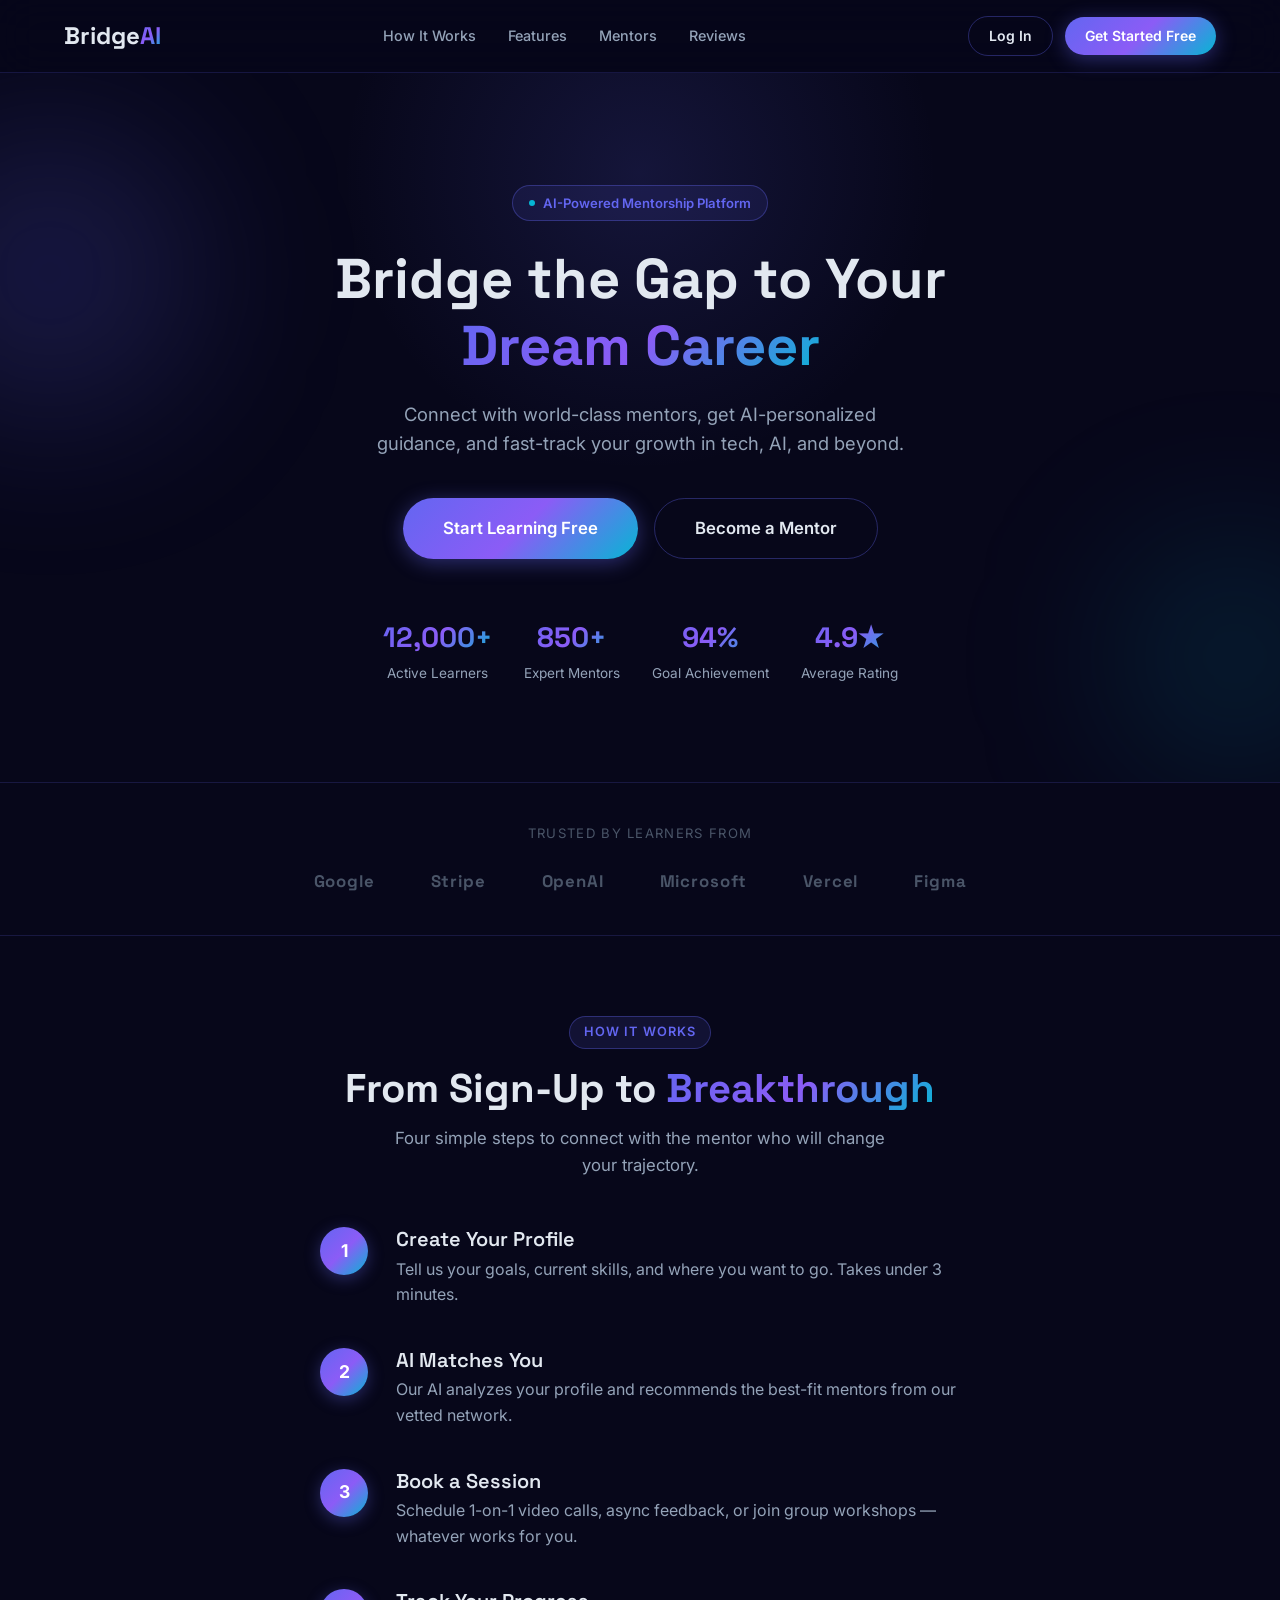
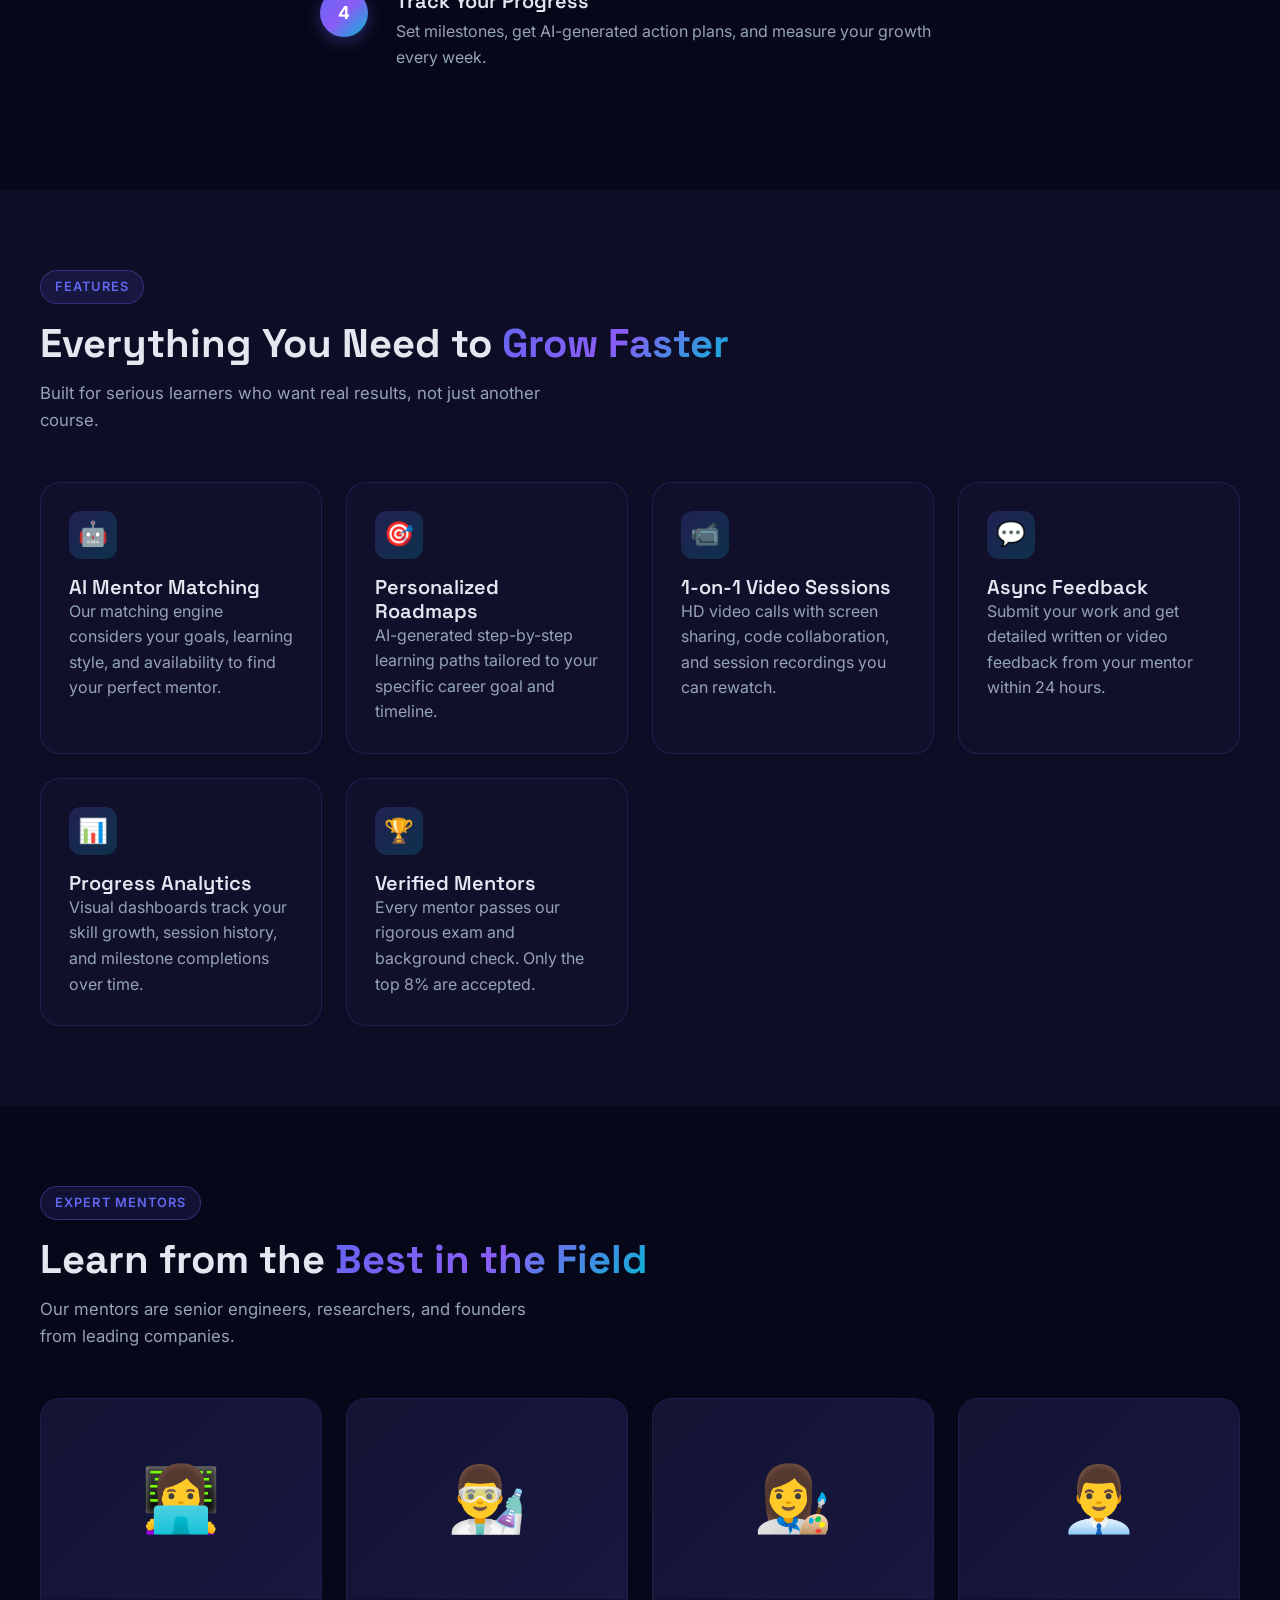
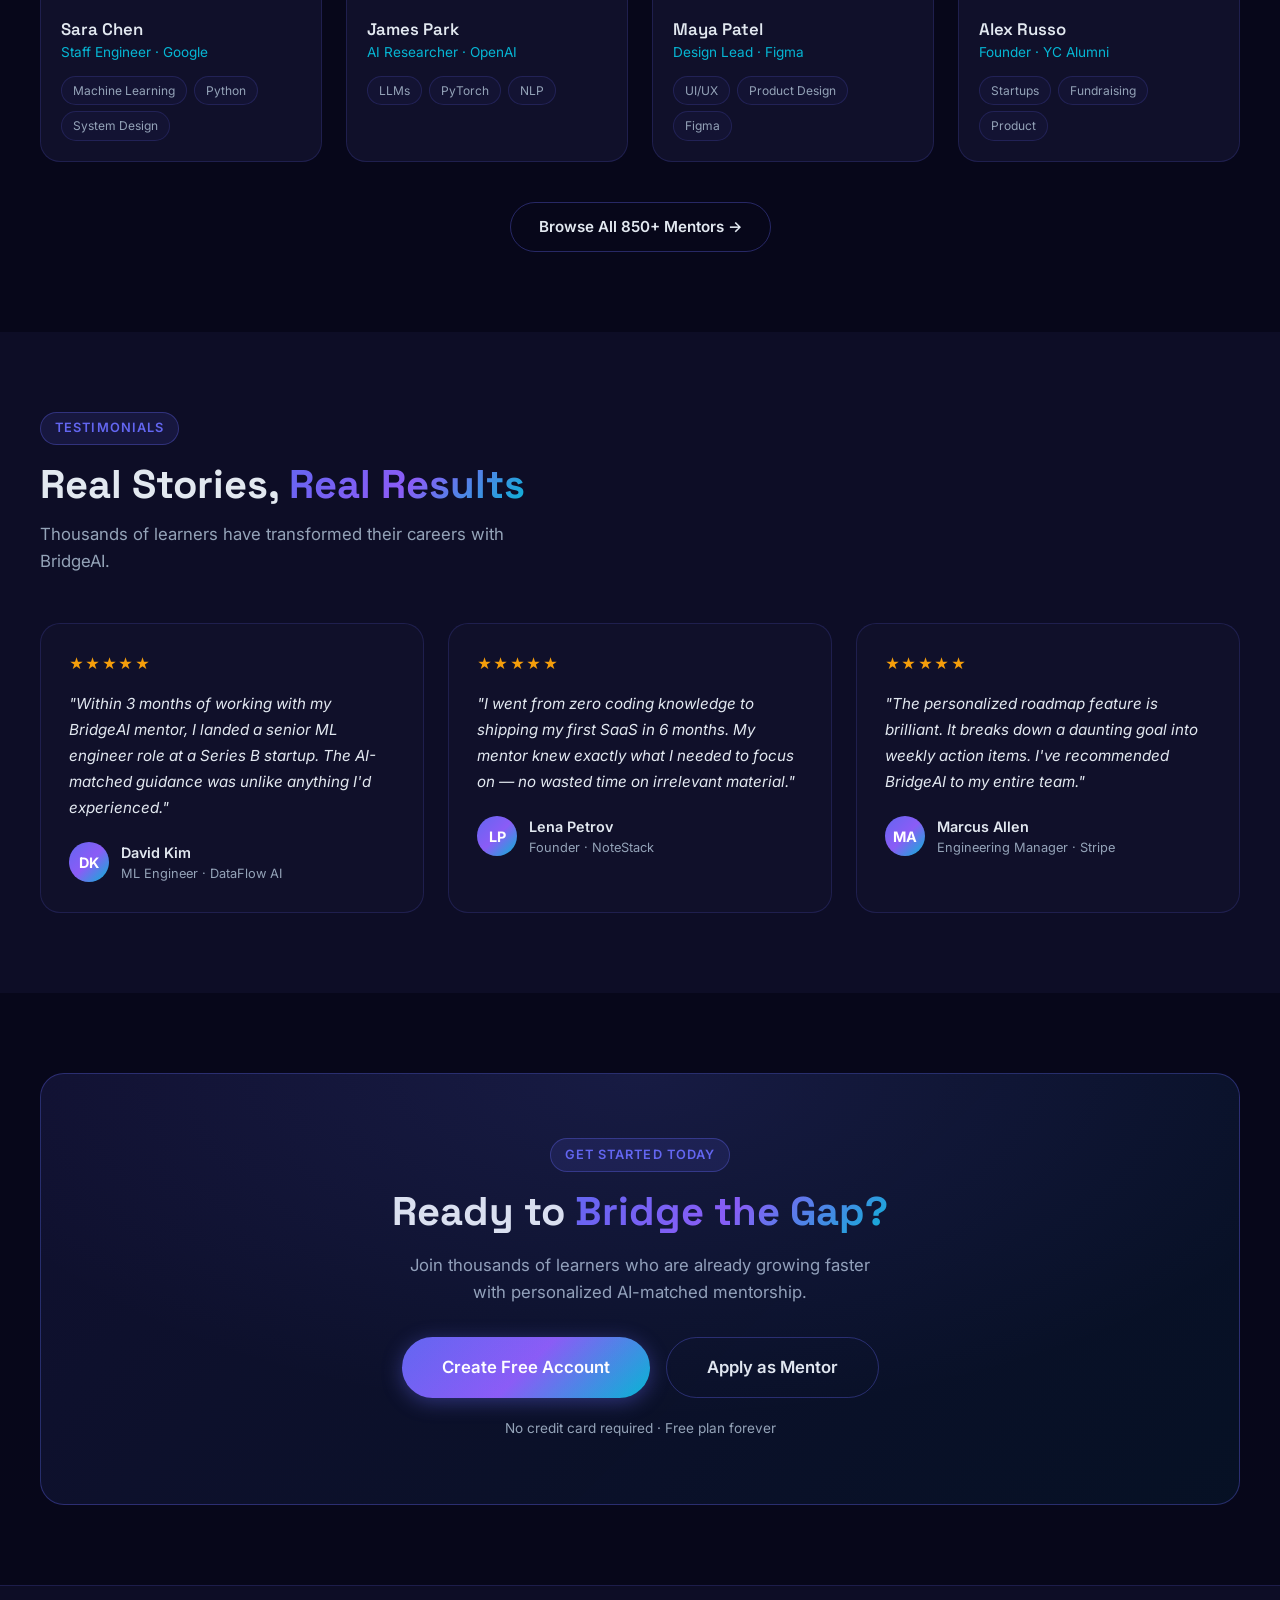
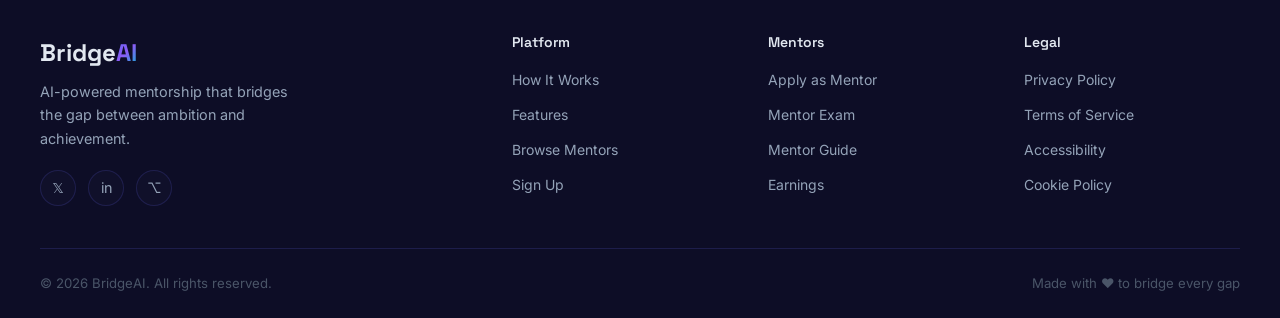
<file: index.html>
<!DOCTYPE html>
<html lang="en">
<head>
  <meta charset="UTF-8" />
  <meta name="viewport" content="width=device-width, initial-scale=1.0" />
  <title>BridgeAI — AI-Powered Mentorship</title>
  <meta name="description" content="BridgeAI connects ambitious learners with expert mentors through AI-powered matching. Bridge the gap between where you are and where you want to be." />
  <link rel="stylesheet" href="styles.css" />
  <style>
    /* Hero */
    .hero {
      position: relative; overflow: hidden;
      padding: 7rem 1.5rem 6rem; text-align: center;
    }
    .hero .orb { position: absolute; }
    .hero .orb-1 { width: 600px; height: 600px; top: -200px; left: 50%; transform: translateX(-50%); background: radial-gradient(circle, rgba(99,102,241,.15), transparent 70%); filter: none; }
    .hero .orb-2 { width: 300px; height: 300px; top: 50px; left: -100px; }
    .hero .orb-3 { width: 250px; height: 250px; bottom: 0; right: -80px; }
    .hero-badge { display: inline-flex; align-items: center; gap: .5rem; background: rgba(99,102,241,.1); border: 1px solid var(--border2); border-radius: 50px; padding: .4rem 1rem; font-size: .82rem; font-weight: 600; color: var(--indigo); margin-bottom: 1.5rem; }
    .hero-badge .dot { width: 6px; height: 6px; border-radius: 50%; background: var(--cyan); animation: pulse 2s infinite; }
    @keyframes pulse { 0%,100%{opacity:1;transform:scale(1)} 50%{opacity:.5;transform:scale(1.4)} }
    .hero h1 { max-width: 760px; margin: 0 auto 1.25rem; }
    .hero p { font-size: 1.15rem; max-width: 540px; margin: 0 auto 2.5rem; }
    .hero-cta { display: flex; flex-wrap: wrap; gap: 1rem; justify-content: center; margin-bottom: 3.5rem; }
    .hero-stats { display: flex; flex-wrap: wrap; gap: 2rem; justify-content: center; }
    .hero-stat strong { display: block; font-size: 1.75rem; font-weight: 700; font-family: 'Space Grotesk', sans-serif; background: var(--grad); -webkit-background-clip: text; -webkit-text-fill-color: transparent; background-clip: text; }
    .hero-stat span { font-size: .85rem; color: var(--muted); }

    /* Logos */
    .logos { padding: 2.5rem 1.5rem; border-top: 1px solid var(--border); border-bottom: 1px solid var(--border); }
    .logos p { font-size: .82rem; text-transform: uppercase; letter-spacing: .1em; color: var(--faint); text-align: center; margin-bottom: 1.5rem; }
    .logos-row { display: flex; flex-wrap: wrap; gap: 2rem 3.5rem; justify-content: center; align-items: center; }
    .logo-item { color: var(--faint); font-family: 'Space Grotesk', sans-serif; font-size: 1.05rem; font-weight: 700; letter-spacing: .05em; transition: color .2s; }
    .logo-item:hover { color: var(--muted); }

    /* How it works */
    .steps { counter-reset: step; }
    .step { display: flex; gap: 1.75rem; margin-bottom: 2.5rem; align-items: flex-start; }
    .step-num { counter-increment: step; min-width: 48px; height: 48px; border-radius: 50%; background: var(--grad); display: flex; align-items: center; justify-content: center; font-weight: 700; font-size: 1.1rem; color: #fff; box-shadow: 0 4px 16px rgba(99,102,241,.35); flex-shrink: 0; }
    .step-num::after { content: counter(step); }
    .step-body h3 { margin-bottom: .35rem; }

    /* Features grid */
    .feature-icon { font-size: 2rem; margin-bottom: 1rem; }

    /* Mentors */
    .mentor-card { background: var(--card); border: 1px solid var(--border); border-radius: var(--radius-lg); overflow: hidden; transition: all .25s; }
    .mentor-card:hover { border-color: var(--border2); box-shadow: var(--shadow); transform: translateY(-3px); }
    .mentor-img { height: 200px; background: linear-gradient(135deg, var(--bg3), var(--card2)); display: flex; align-items: center; justify-content: center; font-size: 4rem; }
    .mentor-info { padding: 1.25rem; }
    .mentor-info h3 { font-size: 1.05rem; margin-bottom: .2rem; }
    .mentor-info .role { font-size: .85rem; color: var(--cyan); margin-bottom: .75rem; }
    .mentor-tags { display: flex; flex-wrap: wrap; gap: .4rem; }
    .tag { background: var(--bg3); border: 1px solid var(--border); padding: .25rem .7rem; border-radius: 50px; font-size: .75rem; color: var(--muted); }

    /* Testimonials */
    .testimonial-card { background: var(--card); border: 1px solid var(--border); border-radius: var(--radius-lg); padding: 1.75rem; }
    .stars { color: #f59e0b; font-size: .9rem; margin-bottom: 1rem; letter-spacing: .1em; }
    .quote { color: var(--text); font-size: .95rem; line-height: 1.7; margin-bottom: 1.25rem; font-style: italic; }
    .reviewer { display: flex; align-items: center; gap: .75rem; }
    .reviewer-avatar { width: 40px; height: 40px; border-radius: 50%; background: var(--grad); display: flex; align-items: center; justify-content: center; font-weight: 700; color: #fff; font-size: .9rem; }
    .reviewer-name { font-size: .9rem; font-weight: 600; color: var(--text); }
    .reviewer-role { font-size: .8rem; color: var(--muted); }

    /* CTA section */
    .cta-section { text-align: center; }
    .cta-box { background: linear-gradient(135deg, rgba(99,102,241,.1), rgba(6,182,212,.06)); border: 1px solid var(--border2); border-radius: 24px; padding: 4rem 2rem; position: relative; overflow: hidden; }
    .cta-box::before { content: ''; position: absolute; inset: 0; background: radial-gradient(ellipse 60% 80% at 50% 0%, rgba(99,102,241,.12), transparent); pointer-events: none; }
  </style>
</head>
<body>
  <!-- Navigation -->
  <nav role="navigation" aria-label="Main navigation">
    <div class="nav-inner">
      <a href="index.html" class="nav-logo" aria-label="BridgeAI home">Bridge<span>AI</span></a>
      <ul class="nav-links" role="list">
        <li><a href="#how-it-works">How It Works</a></li>
        <li><a href="#features">Features</a></li>
        <li><a href="#mentors">Mentors</a></li>
        <li><a href="#testimonials">Reviews</a></li>
      </ul>
      <div class="nav-cta">
        <a href="signup.html" class="btn btn-outline btn-sm">Log In</a>
        <a href="signup.html" class="btn btn-primary btn-sm">Get Started Free</a>
      </div>
      <button class="hamburger" aria-label="Open menu" aria-expanded="false" aria-controls="mobile-menu" onclick="toggleMenu(this)">
        <span></span><span></span><span></span>
      </button>
    </div>
    <div id="mobile-menu" style="display:none; padding:.75rem 1.5rem 1rem; border-top:1px solid var(--border);">
      <ul style="list-style:none; display:flex; flex-direction:column; gap:.25rem; margin-bottom:1rem;">
        <li><a href="#how-it-works" style="display:block;padding:.6rem .75rem;border-radius:8px;text-decoration:none;color:var(--muted);font-size:.95rem;" onclick="toggleMenu(document.querySelector('.hamburger'))">How It Works</a></li>
        <li><a href="#features" style="display:block;padding:.6rem .75rem;border-radius:8px;text-decoration:none;color:var(--muted);font-size:.95rem;" onclick="toggleMenu(document.querySelector('.hamburger'))">Features</a></li>
        <li><a href="#mentors" style="display:block;padding:.6rem .75rem;border-radius:8px;text-decoration:none;color:var(--muted);font-size:.95rem;" onclick="toggleMenu(document.querySelector('.hamburger'))">Mentors</a></li>
      </ul>
      <div style="display:flex;flex-direction:column;gap:.5rem;">
        <a href="signup.html" class="btn btn-outline">Log In</a>
        <a href="signup.html" class="btn btn-primary">Get Started Free</a>
      </div>
    </div>
  </nav>

  <!-- Hero -->
  <header class="hero" role="banner">
    <div class="orb orb-1"></div>
    <div class="orb orb-purple orb-2"></div>
    <div class="orb orb-cyan orb-3"></div>
    <div style="position:relative;z-index:1;">
      <div class="hero-badge"><span class="dot"></span> AI-Powered Mentorship Platform</div>
      <h1>Bridge the Gap to Your <span class="gradient-text">Dream Career</span></h1>
      <p>Connect with world-class mentors, get AI-personalized guidance, and fast-track your growth in tech, AI, and beyond.</p>
      <div class="hero-cta">
        <a href="signup.html" class="btn btn-primary btn-lg">Start Learning Free</a>
        <a href="mentor-exam.html" class="btn btn-outline btn-lg">Become a Mentor</a>
      </div>
      <div class="hero-stats">
        <div class="hero-stat"><strong>12,000+</strong><span>Active Learners</span></div>
        <div class="hero-stat"><strong>850+</strong><span>Expert Mentors</span></div>
        <div class="hero-stat"><strong>94%</strong><span>Goal Achievement</span></div>
        <div class="hero-stat"><strong>4.9★</strong><span>Average Rating</span></div>
      </div>
    </div>
  </header>

  <!-- Trusted by -->
  <div class="logos">
    <p>Trusted by learners from</p>
    <div class="logos-row" aria-label="Companies learners have joined">
      <span class="logo-item">Google</span>
      <span class="logo-item">Stripe</span>
      <span class="logo-item">OpenAI</span>
      <span class="logo-item">Microsoft</span>
      <span class="logo-item">Vercel</span>
      <span class="logo-item">Figma</span>
    </div>
  </div>

  <!-- How it works -->
  <section id="how-it-works">
    <div class="container">
      <div class="text-center" style="margin-bottom:3rem;">
        <div class="section-label">How It Works</div>
        <h2 class="section-title">From Sign-Up to <span class="gradient-text">Breakthrough</span></h2>
        <p class="section-sub" style="margin:0 auto;">Four simple steps to connect with the mentor who will change your trajectory.</p>
      </div>
      <div style="max-width:640px; margin:0 auto;" class="steps">
        <div class="step">
          <div class="step-num"></div>
          <div class="step-body">
            <h3>Create Your Profile</h3>
            <p>Tell us your goals, current skills, and where you want to go. Takes under 3 minutes.</p>
          </div>
        </div>
        <div class="step">
          <div class="step-num"></div>
          <div class="step-body">
            <h3>AI Matches You</h3>
            <p>Our AI analyzes your profile and recommends the best-fit mentors from our vetted network.</p>
          </div>
        </div>
        <div class="step">
          <div class="step-num"></div>
          <div class="step-body">
            <h3>Book a Session</h3>
            <p>Schedule 1-on-1 video calls, async feedback, or join group workshops — whatever works for you.</p>
          </div>
        </div>
        <div class="step">
          <div class="step-num"></div>
          <div class="step-body">
            <h3>Track Your Progress</h3>
            <p>Set milestones, get AI-generated action plans, and measure your growth every week.</p>
          </div>
        </div>
      </div>
    </div>
  </section>

  <!-- Features -->
  <section id="features" style="background:var(--bg2);">
    <div class="container">
      <div class="section-label">Features</div>
      <h2 class="section-title">Everything You Need to <span class="gradient-text">Grow Faster</span></h2>
      <p class="section-sub">Built for serious learners who want real results, not just another course.</p>
      <div class="grid-3">
        <div class="card">
          <div class="card-icon">🤖</div>
          <h3>AI Mentor Matching</h3>
          <p>Our matching engine considers your goals, learning style, and availability to find your perfect mentor.</p>
        </div>
        <div class="card">
          <div class="card-icon">🎯</div>
          <h3>Personalized Roadmaps</h3>
          <p>AI-generated step-by-step learning paths tailored to your specific career goal and timeline.</p>
        </div>
        <div class="card">
          <div class="card-icon">📹</div>
          <h3>1-on-1 Video Sessions</h3>
          <p>HD video calls with screen sharing, code collaboration, and session recordings you can rewatch.</p>
        </div>
        <div class="card">
          <div class="card-icon">💬</div>
          <h3>Async Feedback</h3>
          <p>Submit your work and get detailed written or video feedback from your mentor within 24 hours.</p>
        </div>
        <div class="card">
          <div class="card-icon">📊</div>
          <h3>Progress Analytics</h3>
          <p>Visual dashboards track your skill growth, session history, and milestone completions over time.</p>
        </div>
        <div class="card">
          <div class="card-icon">🏆</div>
          <h3>Verified Mentors</h3>
          <p>Every mentor passes our rigorous exam and background check. Only the top 8% are accepted.</p>
        </div>
      </div>
    </div>
  </section>

  <!-- Featured Mentors -->
  <section id="mentors">
    <div class="container">
      <div class="section-label">Expert Mentors</div>
      <h2 class="section-title">Learn from the <span class="gradient-text">Best in the Field</span></h2>
      <p class="section-sub">Our mentors are senior engineers, researchers, and founders from leading companies.</p>
      <div class="grid-4" style="margin-bottom:2.5rem;">
        <div class="mentor-card">
          <div class="mentor-img">👩‍💻</div>
          <div class="mentor-info">
            <h3>Sara Chen</h3>
            <div class="role">Staff Engineer · Google</div>
            <div class="mentor-tags">
              <span class="tag">Machine Learning</span>
              <span class="tag">Python</span>
              <span class="tag">System Design</span>
            </div>
          </div>
        </div>
        <div class="mentor-card">
          <div class="mentor-img">👨‍🔬</div>
          <div class="mentor-info">
            <h3>James Park</h3>
            <div class="role">AI Researcher · OpenAI</div>
            <div class="mentor-tags">
              <span class="tag">LLMs</span>
              <span class="tag">PyTorch</span>
              <span class="tag">NLP</span>
            </div>
          </div>
        </div>
        <div class="mentor-card">
          <div class="mentor-img">👩‍🎨</div>
          <div class="mentor-info">
            <h3>Maya Patel</h3>
            <div class="role">Design Lead · Figma</div>
            <div class="mentor-tags">
              <span class="tag">UI/UX</span>
              <span class="tag">Product Design</span>
              <span class="tag">Figma</span>
            </div>
          </div>
        </div>
        <div class="mentor-card">
          <div class="mentor-img">👨‍💼</div>
          <div class="mentor-info">
            <h3>Alex Russo</h3>
            <div class="role">Founder · YC Alumni</div>
            <div class="mentor-tags">
              <span class="tag">Startups</span>
              <span class="tag">Fundraising</span>
              <span class="tag">Product</span>
            </div>
          </div>
        </div>
      </div>
      <div class="text-center">
        <a href="signup.html" class="btn btn-outline">Browse All 850+ Mentors &rarr;</a>
      </div>
    </div>
  </section>

  <!-- Testimonials -->
  <section id="testimonials" style="background:var(--bg2);">
    <div class="container">
      <div class="section-label">Testimonials</div>
      <h2 class="section-title">Real Stories, <span class="gradient-text">Real Results</span></h2>
      <p class="section-sub">Thousands of learners have transformed their careers with BridgeAI.</p>
      <div class="grid-3">
        <div class="testimonial-card">
          <div class="stars">★★★★★</div>
          <p class="quote">"Within 3 months of working with my BridgeAI mentor, I landed a senior ML engineer role at a Series B startup. The AI-matched guidance was unlike anything I'd experienced."</p>
          <div class="reviewer">
            <div class="reviewer-avatar">DK</div>
            <div>
              <div class="reviewer-name">David Kim</div>
              <div class="reviewer-role">ML Engineer · DataFlow AI</div>
            </div>
          </div>
        </div>
        <div class="testimonial-card">
          <div class="stars">★★★★★</div>
          <p class="quote">"I went from zero coding knowledge to shipping my first SaaS in 6 months. My mentor knew exactly what I needed to focus on — no wasted time on irrelevant material."</p>
          <div class="reviewer">
            <div class="reviewer-avatar">LP</div>
            <div>
              <div class="reviewer-name">Lena Petrov</div>
              <div class="reviewer-role">Founder · NoteStack</div>
            </div>
          </div>
        </div>
        <div class="testimonial-card">
          <div class="stars">★★★★★</div>
          <p class="quote">"The personalized roadmap feature is brilliant. It breaks down a daunting goal into weekly action items. I've recommended BridgeAI to my entire team."</p>
          <div class="reviewer">
            <div class="reviewer-avatar">MA</div>
            <div>
              <div class="reviewer-name">Marcus Allen</div>
              <div class="reviewer-role">Engineering Manager · Stripe</div>
            </div>
          </div>
        </div>
      </div>
    </div>
  </section>

  <!-- CTA -->
  <section class="cta-section">
    <div class="container">
      <div class="cta-box">
        <div class="section-label" style="margin-bottom:1rem;">Get Started Today</div>
        <h2 style="margin-bottom:1rem;">Ready to <span class="gradient-text">Bridge the Gap?</span></h2>
        <p style="max-width:460px;margin:0 auto 2rem;font-size:1.05rem;">Join thousands of learners who are already growing faster with personalized AI-matched mentorship.</p>
        <div style="display:flex;flex-wrap:wrap;gap:1rem;justify-content:center;">
          <a href="signup.html" class="btn btn-primary btn-lg">Create Free Account</a>
          <a href="mentor-exam.html" class="btn btn-outline btn-lg">Apply as Mentor</a>
        </div>
        <p style="margin-top:1.25rem;font-size:.85rem;">No credit card required &middot; Free plan forever</p>
      </div>
    </div>
  </section>

  <!-- Footer -->
  <footer role="contentinfo">
    <div class="footer-inner">
      <div class="footer-grid">
        <div class="footer-brand">
          <a href="index.html" class="nav-logo">Bridge<span>AI</span></a>
          <p>AI-powered mentorship that bridges the gap between ambition and achievement.</p>
          <div class="social-links" style="margin-top:1.25rem;">
            <a href="#" class="social-link" aria-label="Twitter">𝕏</a>
            <a href="#" class="social-link" aria-label="LinkedIn">in</a>
            <a href="#" class="social-link" aria-label="GitHub">⌥</a>
          </div>
        </div>
        <div class="footer-col">
          <h4>Platform</h4>
          <ul>
            <li><a href="#how-it-works">How It Works</a></li>
            <li><a href="#features">Features</a></li>
            <li><a href="#mentors">Browse Mentors</a></li>
            <li><a href="signup.html">Sign Up</a></li>
          </ul>
        </div>
        <div class="footer-col">
          <h4>Mentors</h4>
          <ul>
            <li><a href="mentor-exam.html">Apply as Mentor</a></li>
            <li><a href="mentor-exam.html">Mentor Exam</a></li>
            <li><a href="#">Mentor Guide</a></li>
            <li><a href="#">Earnings</a></li>
          </ul>
        </div>
        <div class="footer-col">
          <h4>Legal</h4>
          <ul>
            <li><a href="privacy.html">Privacy Policy</a></li>
            <li><a href="terms.html">Terms of Service</a></li>
            <li><a href="accessibility.html">Accessibility</a></li>
            <li><a href="#">Cookie Policy</a></li>
          </ul>
        </div>
      </div>
      <div class="footer-bottom">
        <p>&copy; 2026 BridgeAI. All rights reserved.</p>
        <p>Made with ♥ to bridge every gap</p>
      </div>
    </div>
  </footer>

  <script>
    function toggleMenu(btn) {
      const menu = document.getElementById('mobile-menu');
      const open = menu.style.display === 'block';
      menu.style.display = open ? 'none' : 'block';
      btn.setAttribute('aria-expanded', String(!open));
    }
    // Smooth section scroll for hash links
    document.querySelectorAll('a[href^="#"]').forEach(a => {
      a.addEventListener('click', e => {
        const id = a.getAttribute('href').slice(1);
        const el = document.getElementById(id);
        if (el) { e.preventDefault(); el.scrollIntoView({ behavior: 'smooth' }); }
      });
    });
  </script>
</body>
</html>
</file>
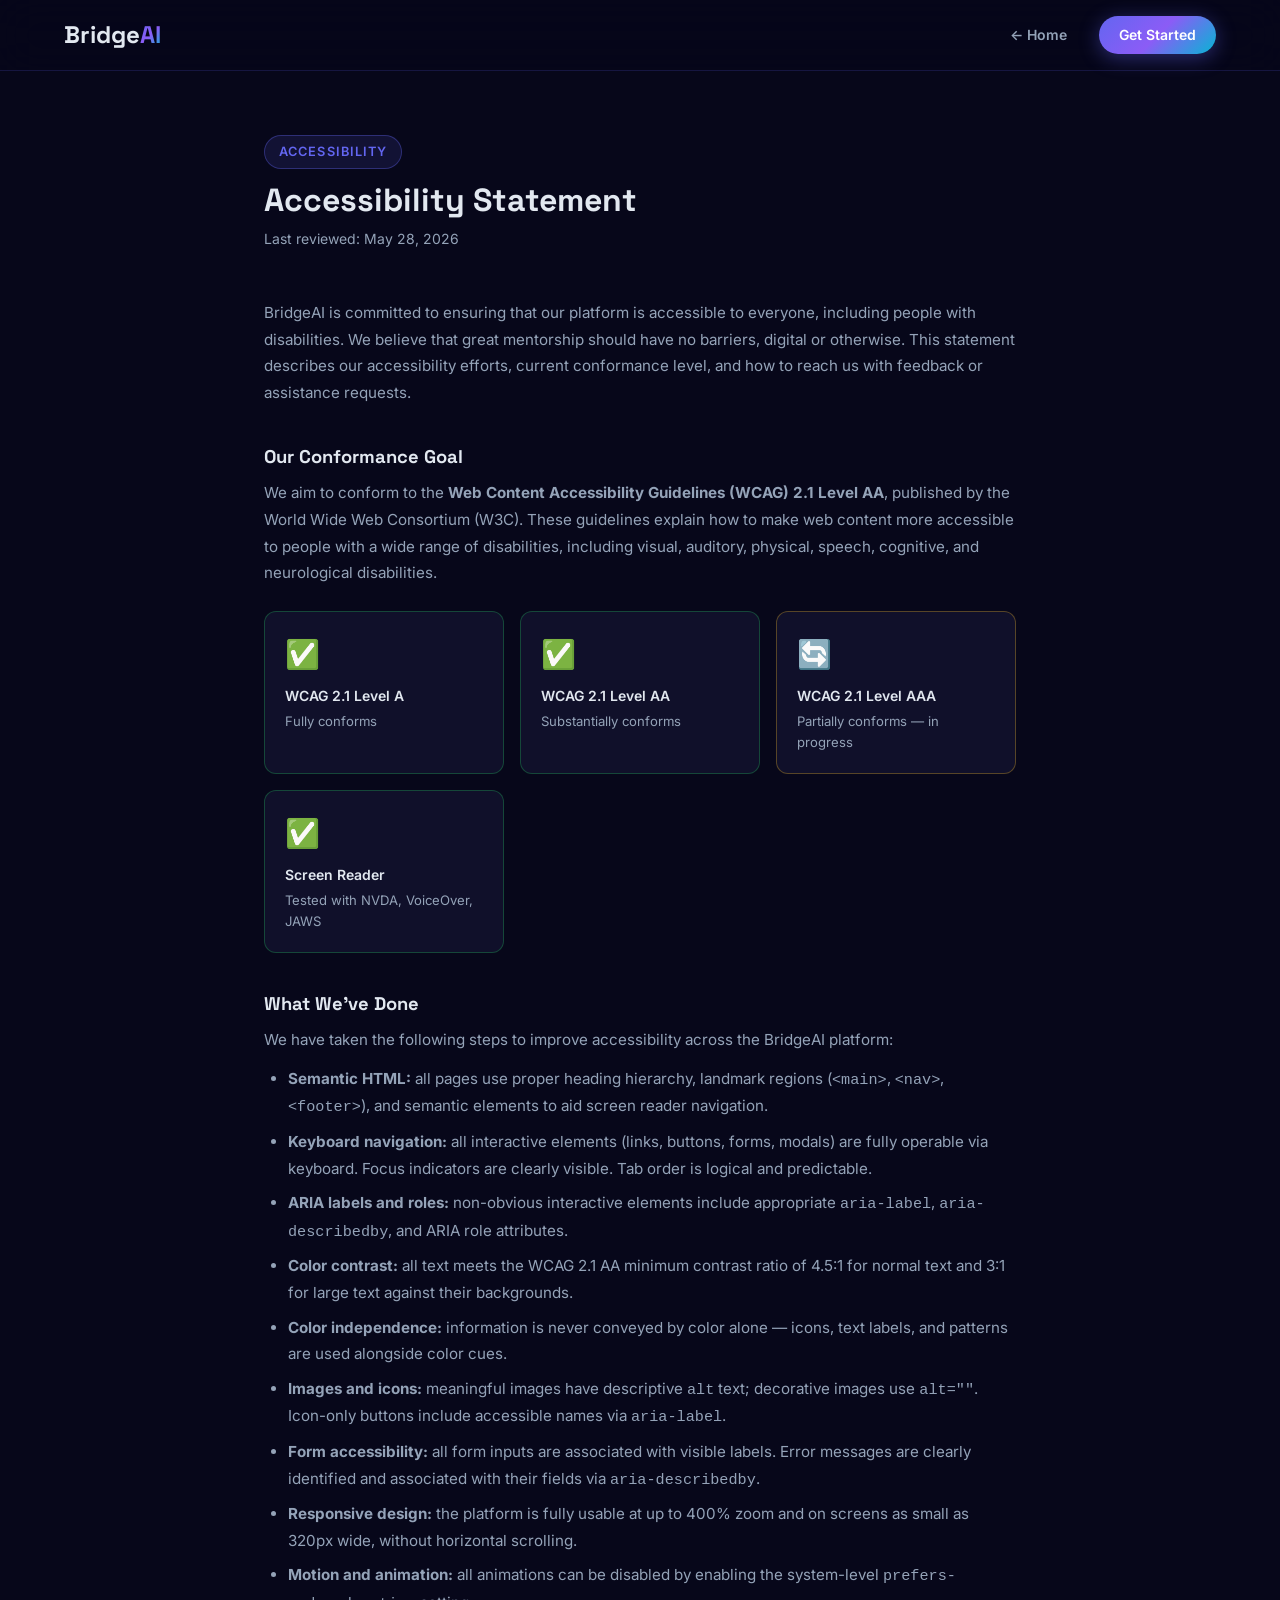
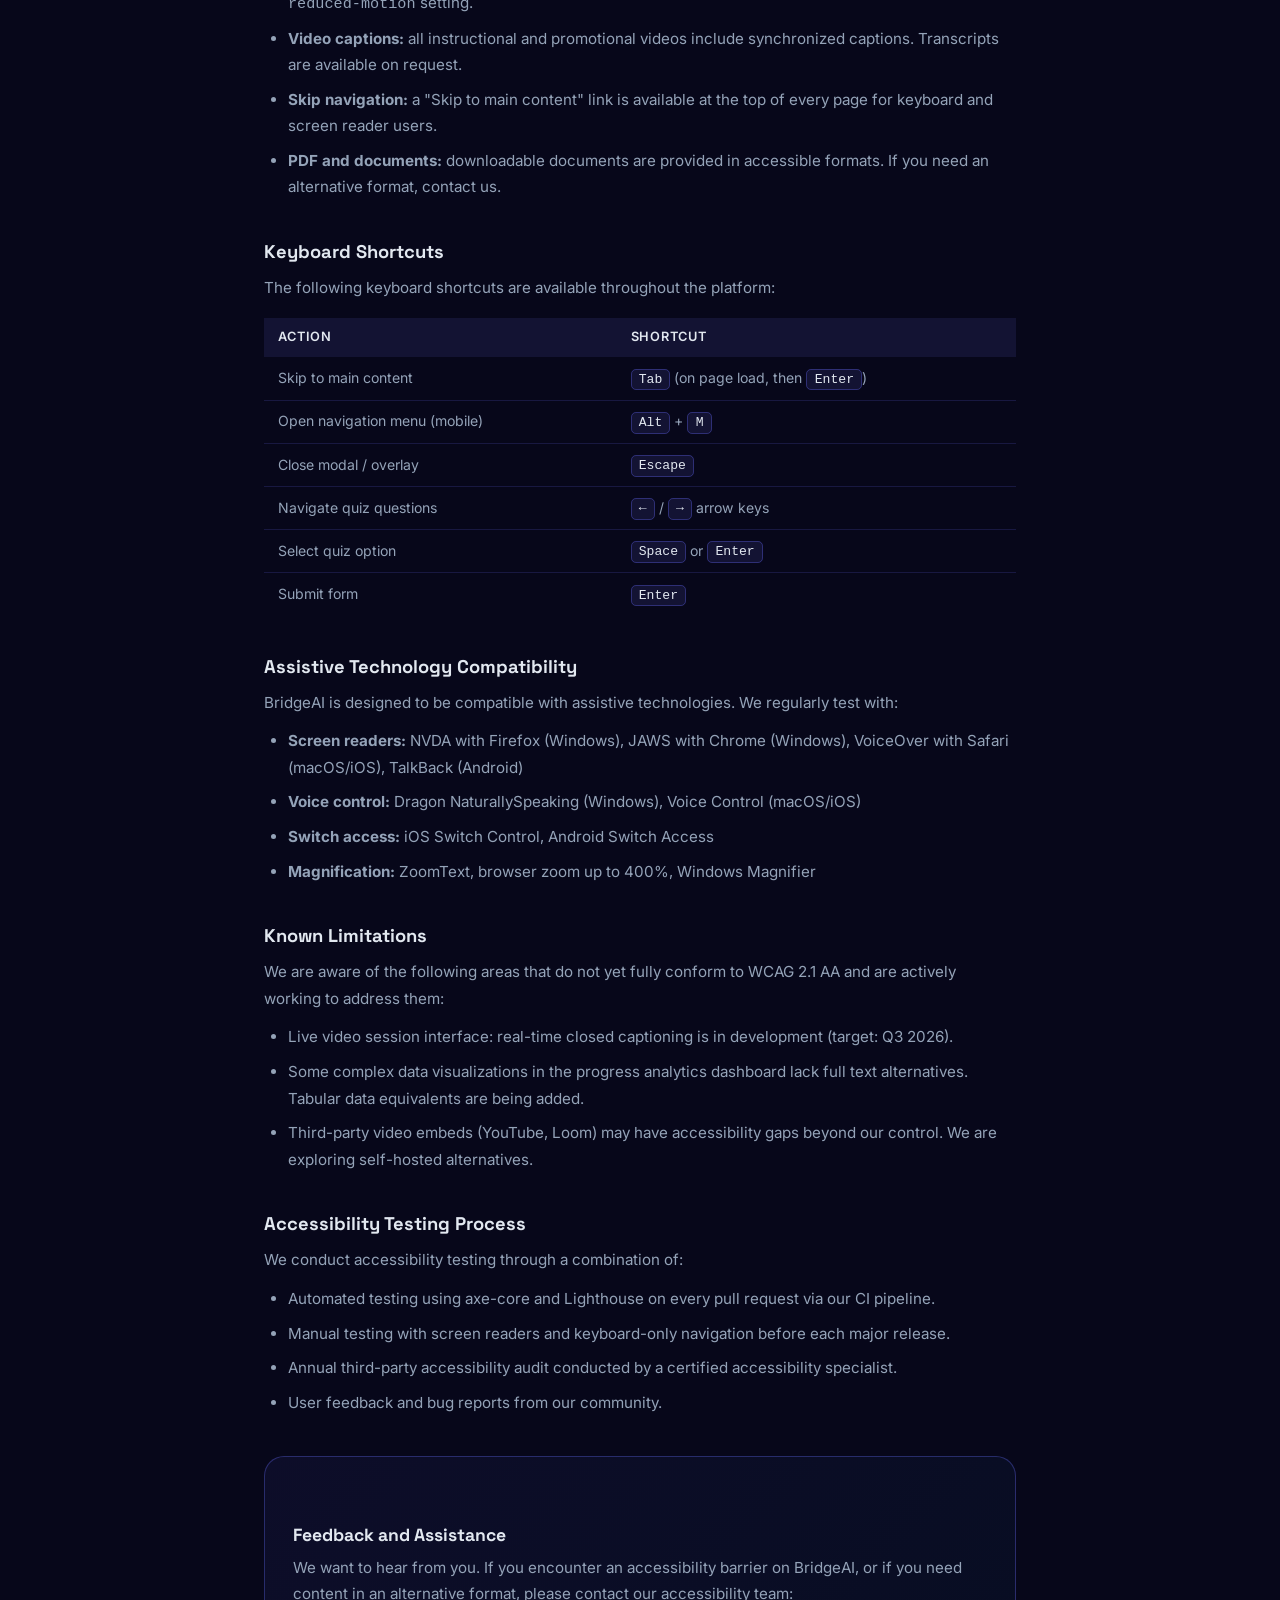
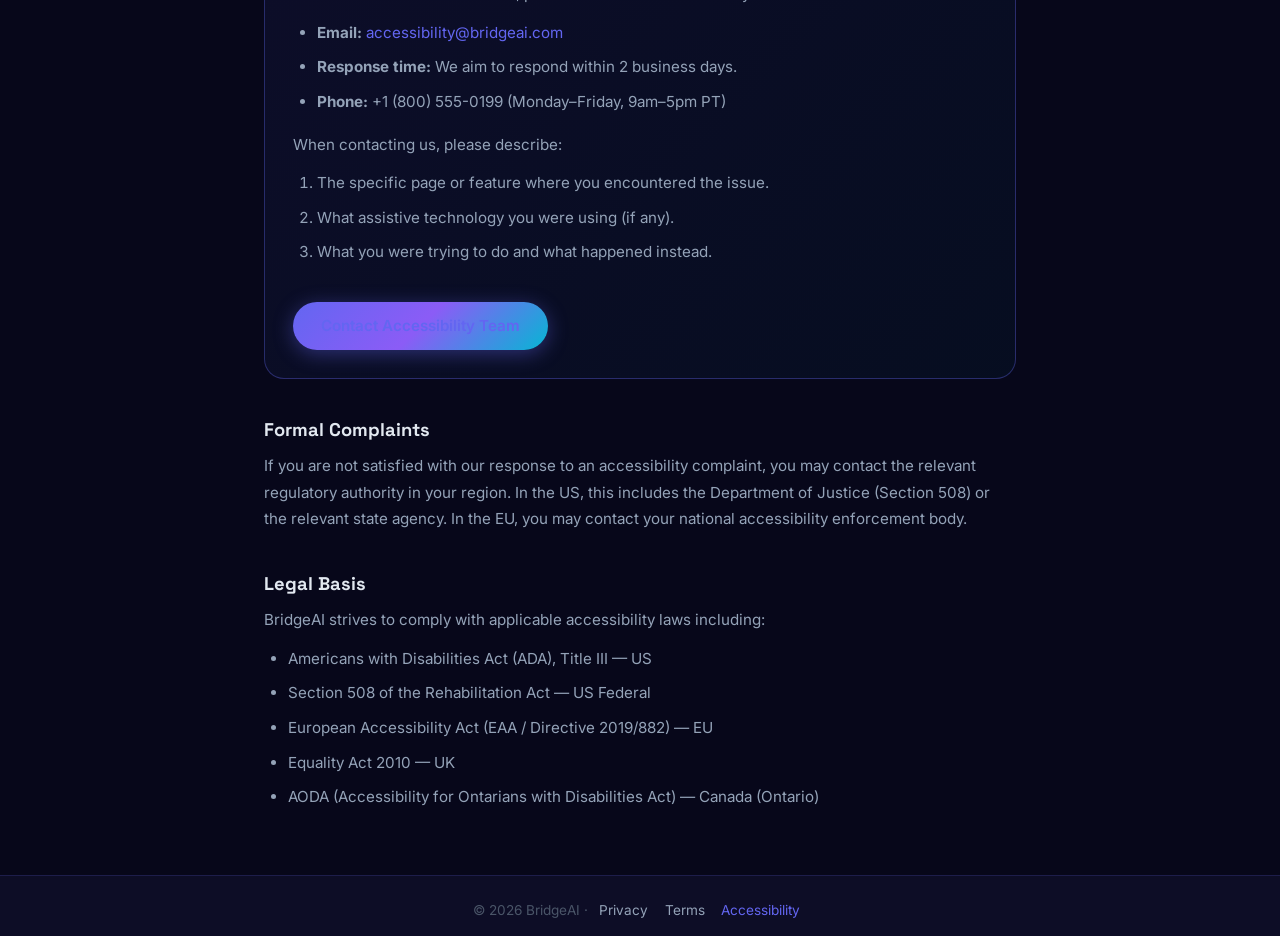
<file: accessibility.html>
<!DOCTYPE html>
<html lang="en">
<head>
  <meta charset="UTF-8" />
  <meta name="viewport" content="width=device-width, initial-scale=1.0" />
  <title>Accessibility Statement — BridgeAI</title>
  <meta name="description" content="BridgeAI's commitment to digital accessibility and WCAG 2.1 compliance." />
  <link rel="stylesheet" href="styles.css" />
  <style>
    .a11y-status-grid { display: grid; grid-template-columns: repeat(auto-fit, minmax(200px, 1fr)); gap: 1rem; margin: 1.5rem 0; }
    .a11y-status-item { background: var(--card); border: 1px solid var(--border); border-radius: var(--radius); padding: 1.25rem; }
    .a11y-status-item .status-icon { font-size: 1.75rem; margin-bottom: .5rem; }
    .a11y-status-item .status-label { font-size: .875rem; font-weight: 600; color: var(--text); margin-bottom: .25rem; }
    .a11y-status-item .status-value { font-size: .82rem; color: var(--muted); }
    .a11y-status-item.pass { border-color: rgba(34,197,94,.3); }
    .a11y-status-item.partial { border-color: rgba(251,191,36,.3); }
    .feedback-box { background: linear-gradient(135deg, rgba(99,102,241,.07), rgba(6,182,212,.04)); border: 1px solid var(--border2); border-radius: var(--radius-lg); padding: 1.75rem; margin-top: 2.5rem; }
    .feedback-box h2 { font-size: 1.1rem; margin-bottom: .5rem; color: var(--text); }
    .keyboard-table { width: 100%; border-collapse: collapse; margin: 1rem 0; font-size: .88rem; }
    .keyboard-table th { text-align: left; padding: .6rem .9rem; background: var(--bg3); color: var(--text); font-weight: 600; font-size: .8rem; text-transform: uppercase; letter-spacing: .06em; }
    .keyboard-table td { padding: .6rem .9rem; border-bottom: 1px solid var(--border); color: var(--muted); }
    .keyboard-table tr:last-child td { border-bottom: none; }
    kbd { background: var(--bg3); border: 1px solid var(--border2); border-radius: 5px; padding: .15rem .45rem; font-family: 'Courier New', monospace; font-size: .82rem; color: var(--text); }
  </style>
</head>
<body>
  <!-- Skip navigation link (accessibility best practice) -->
  <a href="#main-content" class="sr-only" style="position:fixed;top:1rem;left:1rem;z-index:9999;background:var(--indigo);color:#fff;padding:.75rem 1.25rem;border-radius:8px;text-decoration:none;font-weight:600;transform:translateY(-100px);transition:transform .2s;" onfocus="this.style.transform='translateY(0)'" onblur="this.style.transform='translateY(-100px)'">
    Skip to main content
  </a>

  <nav role="navigation" aria-label="Main navigation">
    <div class="nav-inner">
      <a href="index.html" class="nav-logo" aria-label="BridgeAI home">Bridge<span>AI</span></a>
      <div class="nav-cta">
        <a href="index.html" class="btn btn-ghost btn-sm">← Home</a>
        <a href="signup.html" class="btn btn-primary btn-sm">Get Started</a>
      </div>
    </div>
  </nav>

  <main role="main" id="main-content">
    <article class="legal-page">
      <div class="section-label" style="margin-bottom:.75rem;">Accessibility</div>
      <h1>Accessibility Statement</h1>
      <p class="meta">Last reviewed: May 28, 2026</p>

      <p>BridgeAI is committed to ensuring that our platform is accessible to everyone, including people with disabilities. We believe that great mentorship should have no barriers, digital or otherwise. This statement describes our accessibility efforts, current conformance level, and how to reach us with feedback or assistance requests.</p>

      <h2>Our Conformance Goal</h2>
      <p>We aim to conform to the <strong>Web Content Accessibility Guidelines (WCAG) 2.1 Level AA</strong>, published by the World Wide Web Consortium (W3C). These guidelines explain how to make web content more accessible to people with a wide range of disabilities, including visual, auditory, physical, speech, cognitive, and neurological disabilities.</p>

      <div class="a11y-status-grid" role="list" aria-label="Accessibility conformance status">
        <div class="a11y-status-item pass" role="listitem">
          <div class="status-icon">✅</div>
          <div class="status-label">WCAG 2.1 Level A</div>
          <div class="status-value">Fully conforms</div>
        </div>
        <div class="a11y-status-item pass" role="listitem">
          <div class="status-icon">✅</div>
          <div class="status-label">WCAG 2.1 Level AA</div>
          <div class="status-value">Substantially conforms</div>
        </div>
        <div class="a11y-status-item partial" role="listitem">
          <div class="status-icon">🔄</div>
          <div class="status-label">WCAG 2.1 Level AAA</div>
          <div class="status-value">Partially conforms — in progress</div>
        </div>
        <div class="a11y-status-item pass" role="listitem">
          <div class="status-icon">✅</div>
          <div class="status-label">Screen Reader</div>
          <div class="status-value">Tested with NVDA, VoiceOver, JAWS</div>
        </div>
      </div>

      <h2>What We've Done</h2>
      <p>We have taken the following steps to improve accessibility across the BridgeAI platform:</p>
      <ul>
        <li><strong>Semantic HTML:</strong> all pages use proper heading hierarchy, landmark regions (<code>&lt;main&gt;</code>, <code>&lt;nav&gt;</code>, <code>&lt;footer&gt;</code>), and semantic elements to aid screen reader navigation.</li>
        <li><strong>Keyboard navigation:</strong> all interactive elements (links, buttons, forms, modals) are fully operable via keyboard. Focus indicators are clearly visible. Tab order is logical and predictable.</li>
        <li><strong>ARIA labels and roles:</strong> non-obvious interactive elements include appropriate <code>aria-label</code>, <code>aria-describedby</code>, and ARIA role attributes.</li>
        <li><strong>Color contrast:</strong> all text meets the WCAG 2.1 AA minimum contrast ratio of 4.5:1 for normal text and 3:1 for large text against their backgrounds.</li>
        <li><strong>Color independence:</strong> information is never conveyed by color alone — icons, text labels, and patterns are used alongside color cues.</li>
        <li><strong>Images and icons:</strong> meaningful images have descriptive <code>alt</code> text; decorative images use <code>alt=""</code>. Icon-only buttons include accessible names via <code>aria-label</code>.</li>
        <li><strong>Form accessibility:</strong> all form inputs are associated with visible labels. Error messages are clearly identified and associated with their fields via <code>aria-describedby</code>.</li>
        <li><strong>Responsive design:</strong> the platform is fully usable at up to 400% zoom and on screens as small as 320px wide, without horizontal scrolling.</li>
        <li><strong>Motion and animation:</strong> all animations can be disabled by enabling the system-level <code>prefers-reduced-motion</code> setting.</li>
        <li><strong>Video captions:</strong> all instructional and promotional videos include synchronized captions. Transcripts are available on request.</li>
        <li><strong>Skip navigation:</strong> a "Skip to main content" link is available at the top of every page for keyboard and screen reader users.</li>
        <li><strong>PDF and documents:</strong> downloadable documents are provided in accessible formats. If you need an alternative format, contact us.</li>
      </ul>

      <h2>Keyboard Shortcuts</h2>
      <p>The following keyboard shortcuts are available throughout the platform:</p>
      <table class="keyboard-table" aria-label="Keyboard shortcuts">
        <thead>
          <tr><th scope="col">Action</th><th scope="col">Shortcut</th></tr>
        </thead>
        <tbody>
          <tr><td>Skip to main content</td><td><kbd>Tab</kbd> (on page load, then <kbd>Enter</kbd>)</td></tr>
          <tr><td>Open navigation menu (mobile)</td><td><kbd>Alt</kbd> + <kbd>M</kbd></td></tr>
          <tr><td>Close modal / overlay</td><td><kbd>Escape</kbd></td></tr>
          <tr><td>Navigate quiz questions</td><td><kbd>←</kbd> / <kbd>→</kbd> arrow keys</td></tr>
          <tr><td>Select quiz option</td><td><kbd>Space</kbd> or <kbd>Enter</kbd></td></tr>
          <tr><td>Submit form</td><td><kbd>Enter</kbd></td></tr>
        </tbody>
      </table>

      <h2>Assistive Technology Compatibility</h2>
      <p>BridgeAI is designed to be compatible with assistive technologies. We regularly test with:</p>
      <ul>
        <li><strong>Screen readers:</strong> NVDA with Firefox (Windows), JAWS with Chrome (Windows), VoiceOver with Safari (macOS/iOS), TalkBack (Android)</li>
        <li><strong>Voice control:</strong> Dragon NaturallySpeaking (Windows), Voice Control (macOS/iOS)</li>
        <li><strong>Switch access:</strong> iOS Switch Control, Android Switch Access</li>
        <li><strong>Magnification:</strong> ZoomText, browser zoom up to 400%, Windows Magnifier</li>
      </ul>

      <h2>Known Limitations</h2>
      <p>We are aware of the following areas that do not yet fully conform to WCAG 2.1 AA and are actively working to address them:</p>
      <ul>
        <li>Live video session interface: real-time closed captioning is in development (target: Q3 2026).</li>
        <li>Some complex data visualizations in the progress analytics dashboard lack full text alternatives. Tabular data equivalents are being added.</li>
        <li>Third-party video embeds (YouTube, Loom) may have accessibility gaps beyond our control. We are exploring self-hosted alternatives.</li>
      </ul>

      <h2>Accessibility Testing Process</h2>
      <p>We conduct accessibility testing through a combination of:</p>
      <ul>
        <li>Automated testing using axe-core and Lighthouse on every pull request via our CI pipeline.</li>
        <li>Manual testing with screen readers and keyboard-only navigation before each major release.</li>
        <li>Annual third-party accessibility audit conducted by a certified accessibility specialist.</li>
        <li>User feedback and bug reports from our community.</li>
      </ul>

      <div class="feedback-box">
        <h2>Feedback and Assistance</h2>
        <p>We want to hear from you. If you encounter an accessibility barrier on BridgeAI, or if you need content in an alternative format, please contact our accessibility team:</p>
        <ul>
          <li><strong>Email:</strong> <a href="mailto:accessibility@bridgeai.com">accessibility@bridgeai.com</a></li>
          <li><strong>Response time:</strong> We aim to respond within 2 business days.</li>
          <li><strong>Phone:</strong> +1 (800) 555-0199 (Monday–Friday, 9am–5pm PT)</li>
        </ul>
        <p style="margin-top:.75rem;">When contacting us, please describe:</p>
        <ol>
          <li>The specific page or feature where you encountered the issue.</li>
          <li>What assistive technology you were using (if any).</li>
          <li>What you were trying to do and what happened instead.</li>
        </ol>
        <a href="mailto:accessibility@bridgeai.com" class="btn btn-primary" style="margin-top:1.25rem;">Contact Accessibility Team</a>
      </div>

      <h2>Formal Complaints</h2>
      <p>If you are not satisfied with our response to an accessibility complaint, you may contact the relevant regulatory authority in your region. In the US, this includes the Department of Justice (Section 508) or the relevant state agency. In the EU, you may contact your national accessibility enforcement body.</p>

      <h2>Legal Basis</h2>
      <p>BridgeAI strives to comply with applicable accessibility laws including:</p>
      <ul>
        <li>Americans with Disabilities Act (ADA), Title III — US</li>
        <li>Section 508 of the Rehabilitation Act — US Federal</li>
        <li>European Accessibility Act (EAA / Directive 2019/882) — EU</li>
        <li>Equality Act 2010 — UK</li>
        <li>AODA (Accessibility for Ontarians with Disabilities Act) — Canada (Ontario)</li>
      </ul>
    </article>
  </main>

  <footer role="contentinfo" style="text-align:center;padding:1.5rem;border-top:1px solid var(--border);margin-top:2rem;">
    <p style="font-size:.85rem;color:var(--faint);">
      &copy; 2026 BridgeAI &middot;
      <a href="privacy.html" style="color:var(--muted);text-decoration:none;margin:0 .4rem;">Privacy</a>
      <a href="terms.html" style="color:var(--muted);text-decoration:none;margin:0 .4rem;">Terms</a>
      <a href="accessibility.html" style="color:var(--indigo);text-decoration:none;margin:0 .4rem;">Accessibility</a>
    </p>
  </footer>
</body>
</html>
</file>
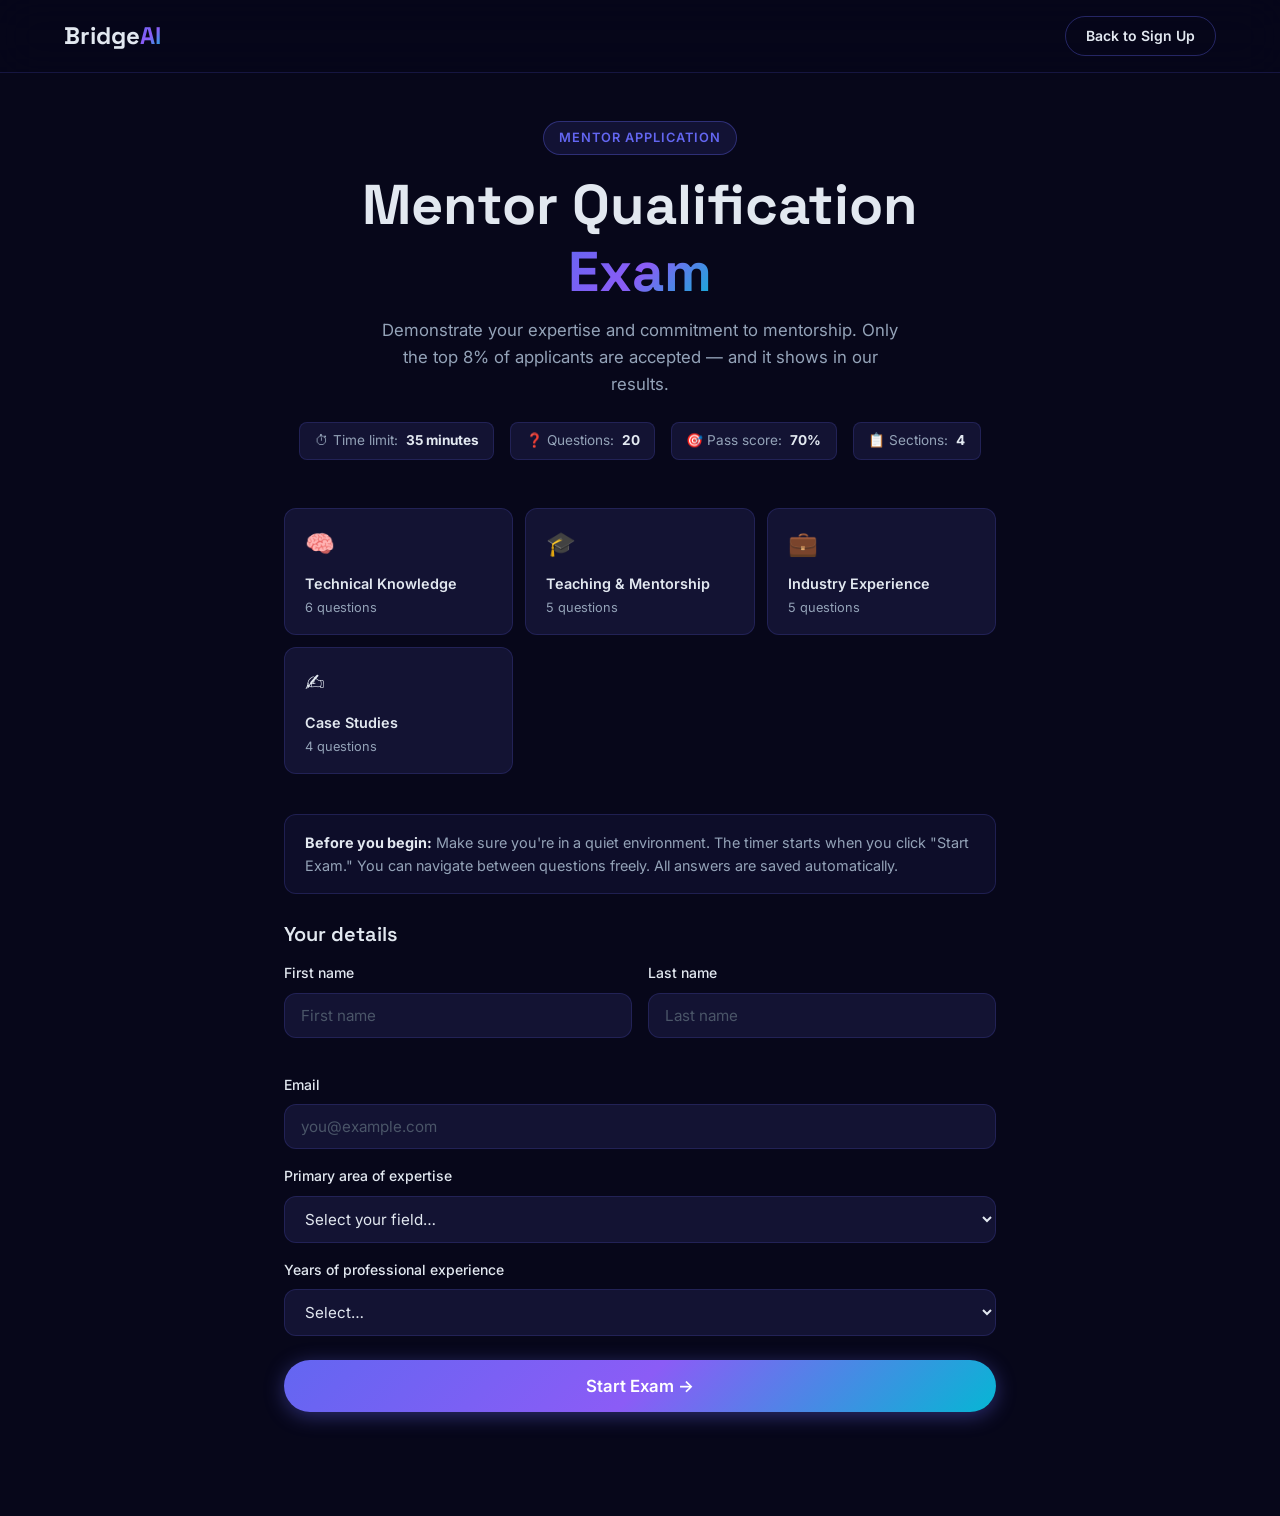
<file: mentor-exam.html>
<!DOCTYPE html>
<html lang="en">
<head>
  <meta charset="UTF-8" />
  <meta name="viewport" content="width=device-width, initial-scale=1.0" />
  <title>Mentor Qualification Exam — BridgeAI</title>
  <meta name="description" content="Apply to become a verified BridgeAI mentor. Complete our qualification exam to join our network of elite mentors." />
  <link rel="stylesheet" href="styles.css" />
  <style>
    .exam-page { max-width: 760px; margin: 0 auto; padding: 3rem 1.5rem 5rem; }
    .exam-hero { text-align: center; margin-bottom: 3rem; }
    .exam-hero h1 { margin-bottom: .75rem; }
    .exam-meta { display: flex; flex-wrap: wrap; gap: 1rem; justify-content: center; margin-top: 1.5rem; }
    .exam-meta-item { display: flex; align-items: center; gap: .5rem; background: var(--bg3); border: 1px solid var(--border); border-radius: 8px; padding: .45rem .9rem; font-size: .85rem; color: var(--muted); }
    .exam-meta-item strong { color: var(--text); }

    /* Progress header */
    .exam-header { background: var(--card); border: 1px solid var(--border); border-radius: var(--radius-lg); padding: 1.25rem 1.5rem; margin-bottom: 1.75rem; }
    .exam-header-top { display: flex; justify-content: space-between; align-items: center; margin-bottom: .75rem; }
    .step-counter { font-size: .875rem; color: var(--muted); }
    .step-counter strong { color: var(--text); }
    .timer { display: flex; align-items: center; gap: .4rem; font-family: 'Space Grotesk', sans-serif; font-size: 1rem; font-weight: 600; color: var(--text); }
    .timer.warning { color: #f97316; }
    .timer.urgent { color: #ef4444; }
    .section-pill { font-size: .78rem; font-weight: 600; letter-spacing: .06em; text-transform: uppercase; color: var(--indigo); }

    /* Question card */
    .question-card { background: var(--card); border: 1px solid var(--border); border-radius: var(--radius-lg); padding: 1.75rem; margin-bottom: 1.25rem; }
    .question-card h2 { font-size: 1.1rem; color: var(--text); margin-bottom: 1.25rem; line-height: 1.5; }
    .q-context { background: var(--bg3); border-left: 3px solid var(--indigo); border-radius: 0 8px 8px 0; padding: .75rem 1rem; margin-bottom: 1.25rem; font-size: .88rem; color: var(--muted); font-family: 'Courier New', monospace; white-space: pre-wrap; }

    /* Nav buttons */
    .exam-nav { display: flex; justify-content: space-between; align-items: center; gap: 1rem; }
    .exam-nav-left, .exam-nav-right { display: flex; gap: .75rem; }

    /* Summary / sections */
    .section-list { display: grid; grid-template-columns: repeat(auto-fit, minmax(200px, 1fr)); gap: .75rem; margin-bottom: 2.5rem; }
    .section-item { background: var(--bg3); border: 1px solid var(--border); border-radius: var(--radius); padding: 1rem 1.25rem; }
    .section-item .s-icon { font-size: 1.5rem; margin-bottom: .5rem; }
    .section-item .s-name { font-size: .9rem; font-weight: 600; color: var(--text); margin-bottom: .2rem; }
    .section-item .s-count { font-size: .8rem; color: var(--muted); }

    /* Info box */
    .info-box { background: rgba(99,102,241,.07); border: 1px solid rgba(99,102,241,.2); border-radius: var(--radius); padding: 1rem 1.25rem; margin-bottom: 1.75rem; font-size: .9rem; color: var(--muted); }
    .info-box strong { color: var(--text); }

    /* Results */
    .results-card { background: var(--card); border: 1px solid var(--border); border-radius: var(--radius-lg); padding: 2.5rem; text-align: center; }
    .results-card h2 { margin: .75rem 0 .5rem; }

    /* Short answer textarea */
    textarea { resize: vertical; min-height: 100px; }

    /* Answered dot */
    .dot-nav { display: flex; flex-wrap: wrap; gap: .4rem; }
    .dot-nav .dot { width: 10px; height: 10px; border-radius: 50%; background: var(--border); border: 1px solid var(--border2); cursor: pointer; transition: background .2s; }
    .dot-nav .dot.answered { background: var(--indigo); border-color: var(--indigo); }
    .dot-nav .dot.current { box-shadow: 0 0 0 2px var(--indigo); }
  </style>
</head>
<body>
  <nav role="navigation" aria-label="Main navigation">
    <div class="nav-inner">
      <a href="index.html" class="nav-logo" aria-label="BridgeAI home">Bridge<span>AI</span></a>
      <div class="nav-cta">
        <a href="signup.html" class="btn btn-outline btn-sm">Back to Sign Up</a>
      </div>
    </div>
  </nav>

  <main class="exam-page" id="exam-app">
    <!-- Intro screen -->
    <div id="screen-intro">
      <div class="exam-hero">
        <div class="section-label">Mentor Application</div>
        <h1>Mentor Qualification <span class="gradient-text">Exam</span></h1>
        <p style="max-width:520px;margin:.75rem auto 0;font-size:1.05rem;">Demonstrate your expertise and commitment to mentorship. Only the top 8% of applicants are accepted — and it shows in our results.</p>
        <div class="exam-meta">
          <div class="exam-meta-item">⏱ Time limit: <strong>35 minutes</strong></div>
          <div class="exam-meta-item">❓ Questions: <strong>20</strong></div>
          <div class="exam-meta-item">🎯 Pass score: <strong>70%</strong></div>
          <div class="exam-meta-item">📋 Sections: <strong>4</strong></div>
        </div>
      </div>

      <div class="section-list" role="list" aria-label="Exam sections">
        <div class="section-item" role="listitem">
          <div class="s-icon">🧠</div>
          <div class="s-name">Technical Knowledge</div>
          <div class="s-count">6 questions</div>
        </div>
        <div class="section-item" role="listitem">
          <div class="s-icon">🎓</div>
          <div class="s-name">Teaching &amp; Mentorship</div>
          <div class="s-count">5 questions</div>
        </div>
        <div class="section-item" role="listitem">
          <div class="s-icon">💼</div>
          <div class="s-name">Industry Experience</div>
          <div class="s-count">5 questions</div>
        </div>
        <div class="section-item" role="listitem">
          <div class="s-icon">✍️</div>
          <div class="s-name">Case Studies</div>
          <div class="s-count">4 questions</div>
        </div>
      </div>

      <div class="info-box">
        <strong>Before you begin:</strong> Make sure you're in a quiet environment. The timer starts when you click "Start Exam." You can navigate between questions freely. All answers are saved automatically.
      </div>

      <div style="margin-bottom:1.5rem;">
        <h3 style="margin-bottom:1rem;">Your details</h3>
        <form id="intro-form" onsubmit="startExam(event)">
          <div style="display:grid;grid-template-columns:1fr 1fr;gap:1rem;margin-bottom:1rem;">
            <div class="form-group">
              <label for="m-first">First name</label>
              <input type="text" id="m-first" placeholder="First name" required autocomplete="given-name" />
            </div>
            <div class="form-group">
              <label for="m-last">Last name</label>
              <input type="text" id="m-last" placeholder="Last name" required autocomplete="family-name" />
            </div>
          </div>
          <div class="form-group" style="margin-bottom:1rem;">
            <label for="m-email">Email</label>
            <input type="email" id="m-email" placeholder="you@example.com" required autocomplete="email" />
          </div>
          <div class="form-group" style="margin-bottom:1rem;">
            <label for="m-expertise">Primary area of expertise</label>
            <select id="m-expertise" required>
              <option value="">Select your field…</option>
              <option>Software Engineering</option>
              <option>Machine Learning / AI</option>
              <option>Data Science</option>
              <option>Product Management</option>
              <option>UI/UX Design</option>
              <option>DevOps / Platform Engineering</option>
              <option>Mobile Development</option>
              <option>Cybersecurity</option>
              <option>Startup &amp; Entrepreneurship</option>
              <option>Other</option>
            </select>
          </div>
          <div class="form-group" style="margin-bottom:1.5rem;">
            <label for="m-years">Years of professional experience</label>
            <select id="m-years" required>
              <option value="">Select…</option>
              <option>2–3 years</option>
              <option>4–6 years</option>
              <option>7–10 years</option>
              <option>10+ years</option>
            </select>
          </div>
          <button type="submit" class="btn btn-primary btn-lg" style="width:100%;">Start Exam &rarr;</button>
        </form>
      </div>
    </div>

    <!-- Exam screen -->
    <div id="screen-exam" style="display:none;">
      <div class="exam-header">
        <div class="exam-header-top">
          <div>
            <div class="section-pill" id="current-section-label">Technical Knowledge</div>
            <div class="step-counter" style="margin-top:.3rem;">Question <strong id="q-num">1</strong> of <strong>20</strong></div>
          </div>
          <div>
            <div class="timer" id="timer" role="timer" aria-live="polite">⏱ 35:00</div>
          </div>
        </div>
        <div class="progress-bar" style="margin-bottom:.5rem;" role="progressbar" aria-valuemin="0" aria-valuemax="20" aria-valuenow="0" aria-label="Exam progress" id="progress-bar-wrap">
          <div class="progress-fill" id="progress-fill" style="width:5%;"></div>
        </div>
        <div class="dot-nav" id="dot-nav" aria-label="Question navigation"></div>
      </div>

      <div class="question-card" id="question-card">
        <!-- Filled by JS -->
      </div>

      <div class="exam-nav">
        <div class="exam-nav-left">
          <button class="btn btn-outline" id="btn-prev" onclick="navigate(-1)" disabled>&larr; Previous</button>
        </div>
        <div class="exam-nav-right">
          <button class="btn btn-ghost btn-sm" onclick="flagQuestion()" id="btn-flag">&#128681; Flag</button>
          <button class="btn btn-primary" id="btn-next" onclick="navigate(1)">Next &rarr;</button>
        </div>
      </div>
    </div>

    <!-- Results screen -->
    <div id="screen-results" style="display:none;">
      <div class="results-card">
        <div class="score-ring" id="score-ring"><span class="score-value" id="score-value">--</span></div>
        <h2 id="result-headline">Calculating…</h2>
        <p id="result-sub" style="max-width:420px;margin:.5rem auto 1.5rem;"></p>
        <div style="display:flex;flex-wrap:wrap;gap:1rem;justify-content:center;margin-bottom:1.5rem;" id="result-breakdown"></div>
        <div style="display:flex;flex-wrap:wrap;gap:.75rem;justify-content:center;" id="result-actions"></div>
      </div>
    </div>
  </main>

  <script>
  const QUESTIONS = [
    // Section 0: Technical Knowledge
    { section: 0, type: 'mcq', q: 'What is the time complexity of a binary search on a sorted array of n elements?', opts: [
        { t: 'O(n)', d: 'Linear time' },
        { t: 'O(log n)', d: 'Logarithmic time — correct' },
        { t: 'O(n log n)', d: 'Log-linear time' },
        { t: 'O(1)', d: 'Constant time' }
      ], ans: 1 },
    { section: 0, type: 'mcq', q: 'In a REST API, which HTTP method is idempotent but NOT safe?', opts: [
        { t: 'GET', d: '' },
        { t: 'DELETE', d: '' },
        { t: 'PUT', d: '' },
        { t: 'POST', d: '' }
      ], ans: 2 },
    { section: 0, type: 'mcq', q: 'Which of the following best describes a race condition?', opts: [
        { t: 'A slow database query that blocks other queries', d: '' },
        { t: 'When two threads read/write shared state concurrently producing unpredictable results', d: '' },
        { t: 'A memory leak caused by unclosed file handles', d: '' },
        { t: 'When a function calls itself without a base case', d: '' }
      ], ans: 1 },
    { section: 0, type: 'mcq', q: 'In machine learning, what problem does L2 regularization (Ridge) primarily address?', opts: [
        { t: 'Underfitting', d: '' },
        { t: 'Overfitting by shrinking weights toward zero', d: '' },
        { t: 'Class imbalance', d: '' },
        { t: 'Missing data imputation', d: '' }
      ], ans: 1 },
    { section: 0, type: 'code', q: 'What does the following Python function return when called as `foo([1, 2, 3, 4, 5])`?', code: 'def foo(lst):\n    return [x**2 for x in lst if x % 2 == 0]', opts: [
        { t: '[1, 4, 9, 16, 25]', d: '' },
        { t: '[4, 16]', d: '' },
        { t: '[2, 4]', d: '' },
        { t: '[1, 9, 25]', d: '' }
      ], ans: 1 },
    { section: 0, type: 'mcq', q: 'Which data structure offers O(1) average-case lookup by key?', opts: [
        { t: 'Binary search tree', d: '' },
        { t: 'Linked list', d: '' },
        { t: 'Hash map', d: '' },
        { t: 'Min-heap', d: '' }
      ], ans: 2 },

    // Section 1: Teaching & Mentorship
    { section: 1, type: 'mcq', q: 'A mentee keeps asking "just tell me the answer" when stuck on a problem. What is the BEST mentorship response?', opts: [
        { t: 'Give them the answer to keep the session moving', d: '' },
        { t: 'Refuse to help and let them struggle alone', d: '' },
        { t: 'Use Socratic questioning to guide them to the answer themselves', d: '' },
        { t: 'Assign more reading material', d: '' }
      ], ans: 2 },
    { section: 1, type: 'mcq', q: 'Bloom\'s Taxonomy describes levels of learning. In which order should a mentor typically progress when introducing a new concept?', opts: [
        { t: 'Evaluate → Analyze → Apply → Understand → Remember → Create', d: '' },
        { t: 'Remember → Understand → Apply → Analyze → Evaluate → Create', d: '' },
        { t: 'Create → Evaluate → Analyze → Apply → Understand → Remember', d: '' },
        { t: 'Apply → Remember → Understand → Create → Analyze → Evaluate', d: '' }
      ], ans: 1 },
    { section: 1, type: 'mcq', q: 'A mentee misses two scheduled sessions without notice. What should you do first?', opts: [
        { t: 'Immediately terminate the mentorship relationship', d: '' },
        { t: 'Reach out with empathy to understand what\'s happening and reset expectations together', d: '' },
        { t: 'Report them to the platform and request a new mentee', d: '' },
        { t: 'Continue without addressing it', d: '' }
      ], ans: 1 },
    { section: 1, type: 'mcq', q: 'Which of the following is most effective for helping a mentee retain a new technical concept long-term?', opts: [
        { t: 'Sending them a long article to read', d: '' },
        { t: 'Demonstrating the concept once in a session', d: '' },
        { t: 'Spaced repetition and having them teach it back to you', d: '' },
        { t: 'Giving them a quiz immediately after explaining', d: '' }
      ], ans: 2 },
    { section: 1, type: 'text', q: 'Describe your personal mentorship philosophy in 2–3 sentences. How do you balance guiding a mentee without creating dependency?' },

    // Section 2: Industry Experience
    { section: 2, type: 'mcq', q: 'In a production system, a critical bug is found 30 minutes before market open. You have a fix ready but it\'s untested. What do you do?', opts: [
        { t: 'Deploy immediately — uptime is everything', d: '' },
        { t: 'Run automated tests, do a canary deploy to a small % of traffic, monitor, then roll out', d: '' },
        { t: 'Roll back to the previous version and patch after market hours', d: '' },
        { t: 'Notify the on-call team and do nothing until they respond', d: '' }
      ], ans: 1 },
    { section: 2, type: 'mcq', q: 'You\'re reviewing a pull request. The code works correctly but is hard to read. What is the most professional response?', opts: [
        { t: 'Approve it — working code is all that matters', d: '' },
        { t: 'Request changes with specific, actionable suggestions and examples of clearer alternatives', d: '' },
        { t: 'Reject it and rewrite the code yourself', d: '' },
        { t: 'Leave no comment to avoid conflict', d: '' }
      ], ans: 1 },
    { section: 2, type: 'mcq', q: 'Your team adopts a new framework you have no experience with. Your manager expects you to lead its integration. What is your FIRST step?', opts: [
        { t: 'Delegate the entire integration to a junior developer', d: '' },
        { t: 'Push back and insist on using the old stack', d: '' },
        { t: 'Build a small proof-of-concept, identify risks, and share findings with the team', d: '' },
        { t: 'Read the full documentation before doing anything else', d: '' }
      ], ans: 2 },
    { section: 2, type: 'mcq', q: 'Which metric is most directly useful for evaluating an API\'s user-facing performance?', opts: [
        { t: 'CPU utilization of the server', d: '' },
        { t: 'P99 latency (99th percentile response time)', d: '' },
        { t: 'Lines of code per module', d: '' },
        { t: 'Number of commits per week', d: '' }
      ], ans: 1 },
    { section: 2, type: 'text', q: 'Briefly describe a technically complex project you led or contributed to significantly. What was your specific role, and what did you learn from it?' },

    // Section 3: Case Studies
    { section: 3, type: 'text', q: 'A mentee tells you they want to become a machine learning engineer within 6 months but currently knows only basic Python. How would you structure their first month of learning?' },
    { section: 3, type: 'mcq', q: 'A mentee built a portfolio project but it has no tests, no documentation, and the code is poorly structured. They\'re about to share it on LinkedIn. What do you advise?', opts: [
        { t: 'Encourage them immediately — confidence matters most', d: '' },
        { t: 'Tell them to not post it until it\'s perfect', d: '' },
        { t: 'Suggest they add a basic README and one or two test cases first, then share — framing it as a learning project', d: '' },
        { t: 'Rewrite the project for them before they post', d: '' }
      ], ans: 2 },
    { section: 3, type: 'mcq', q: 'Two mentees you know both applied for the same competitive job and ask for references. You think one is significantly stronger. What do you do?', opts: [
        { t: 'Write identical generic references for both', d: '' },
        { t: 'Decline to provide references for either to avoid bias', d: '' },
        { t: 'Write honest, differentiated references that highlight each person\'s genuine strengths', d: '' },
        { t: 'Only write a reference for the stronger candidate', d: '' }
      ], ans: 2 },
    { section: 3, type: 'text', q: 'How do you stay current with developments in your field, and how do you incorporate that knowledge into your mentoring sessions? Give a specific example.' },
  ];

  const SECTIONS = [
    { name: 'Technical Knowledge', icon: '🧠' },
    { name: 'Teaching & Mentorship', icon: '🎓' },
    { name: 'Industry Experience', icon: '💼' },
    { name: 'Case Studies', icon: '✍️' },
  ];

  let current = 0;
  let answers = new Array(QUESTIONS.length).fill(null);
  let flagged = new Set();
  let timerInterval = null;
  let secondsLeft = 35 * 60;

  function startExam(e) {
    e.preventDefault();
    document.getElementById('screen-intro').style.display = 'none';
    document.getElementById('screen-exam').style.display = 'block';
    buildDotNav();
    renderQuestion(0);
    startTimer();
  }

  function buildDotNav() {
    const nav = document.getElementById('dot-nav');
    nav.innerHTML = '';
    QUESTIONS.forEach((_, i) => {
      const d = document.createElement('div');
      d.className = 'dot' + (i === 0 ? ' current' : '');
      d.setAttribute('title', 'Question ' + (i+1));
      d.setAttribute('role', 'button');
      d.setAttribute('tabindex', '0');
      d.setAttribute('aria-label', 'Go to question ' + (i+1));
      d.addEventListener('click', () => jumpTo(i));
      d.addEventListener('keydown', ev => { if (ev.key === 'Enter' || ev.key === ' ') jumpTo(i); });
      nav.appendChild(d);
    });
  }

  function updateDotNav() {
    const dots = document.querySelectorAll('#dot-nav .dot');
    dots.forEach((d, i) => {
      d.className = 'dot' + (answers[i] !== null ? ' answered' : '') + (i === current ? ' current' : '');
    });
  }

  function renderQuestion(idx) {
    current = idx;
    const q = QUESTIONS[idx];
    document.getElementById('current-section-label').textContent = SECTIONS[q.section].icon + ' ' + SECTIONS[q.section].name;
    document.getElementById('q-num').textContent = idx + 1;
    const pct = Math.max(5, Math.round(((idx + 1) / QUESTIONS.length) * 100));
    document.getElementById('progress-fill').style.width = pct + '%';
    const wrap = document.getElementById('progress-bar-wrap');
    wrap.setAttribute('aria-valuenow', idx + 1);

    const card = document.getElementById('question-card');
    let html = `<h2>${idx+1}. ${q.q}</h2>`;
    if (q.code) html += `<div class="q-context">${q.code}</div>`;

    if (q.type === 'mcq' || q.type === 'code') {
      html += `<div role="radiogroup" aria-label="Answer options">`;
      q.opts.forEach((opt, oi) => {
        const sel = answers[idx] === oi ? ' selected' : '';
        html += `<label class="quiz-option${sel}" for="opt-${idx}-${oi}">
          <input type="radio" id="opt-${idx}-${oi}" name="q${idx}" value="${oi}" ${answers[idx]===oi?'checked':''} onchange="selectAnswer(${oi})" />
          <div>
            <div class="opt-label">${String.fromCharCode(65+oi)}. ${opt.t}</div>
            ${opt.d ? `<div class="opt-desc">${opt.d}</div>` : ''}
          </div>
        </label>`;
      });
      html += `</div>`;
    } else {
      html += `<div class="form-group">
        <label for="text-ans-${idx}" class="sr-only">Your answer</label>
        <textarea id="text-ans-${idx}" rows="5" placeholder="Type your answer here…" oninput="saveText(this.value)" aria-label="Written answer">${answers[idx] || ''}</textarea>
        <span class="form-hint">Aim for 2–4 sentences. Quality over length.</span>
      </div>`;
    }

    card.innerHTML = html;
    document.getElementById('btn-prev').disabled = idx === 0;
    document.getElementById('btn-next').textContent = idx === QUESTIONS.length - 1 ? 'Submit Exam ✓' : 'Next →';
    document.getElementById('btn-flag').textContent = flagged.has(idx) ? '🏳 Unflag' : '🏁 Flag';
    updateDotNav();
    card.focus && card.focus();
  }

  function selectAnswer(val) {
    answers[current] = val;
    document.querySelectorAll('.quiz-option').forEach((el, i) => {
      el.classList.toggle('selected', i === val);
    });
    updateDotNav();
  }

  function saveText(val) {
    answers[current] = val || null;
    updateDotNav();
  }

  function navigate(dir) {
    const next = current + dir;
    if (next < 0) return;
    if (next >= QUESTIONS.length) { submitExam(); return; }
    renderQuestion(next);
  }

  function jumpTo(idx) { renderQuestion(idx); }

  function flagQuestion() {
    if (flagged.has(current)) flagged.delete(current);
    else flagged.add(current);
    document.getElementById('btn-flag').textContent = flagged.has(current) ? '🏳 Unflag' : '🏁 Flag';
  }

  function startTimer() {
    timerInterval = setInterval(() => {
      secondsLeft--;
      const m = Math.floor(secondsLeft / 60).toString().padStart(2,'0');
      const s = (secondsLeft % 60).toString().padStart(2,'0');
      const el = document.getElementById('timer');
      el.textContent = `⏱ ${m}:${s}`;
      if (secondsLeft <= 300) el.className = 'timer warning';
      if (secondsLeft <= 60) el.className = 'timer urgent';
      if (secondsLeft <= 0) { clearInterval(timerInterval); submitExam(); }
    }, 1000);
  }

  function submitExam() {
    clearInterval(timerInterval);
    document.getElementById('screen-exam').style.display = 'none';
    document.getElementById('screen-results').style.display = 'block';

    // Score MCQ/code questions only
    let correct = 0, total = 0;
    QUESTIONS.forEach((q, i) => {
      if (q.type !== 'text') {
        total++;
        if (answers[i] === q.ans) correct++;
      }
    });
    const textAnswered = QUESTIONS.filter((q,i) => q.type === 'text' && answers[i]).length;
    const textTotal = QUESTIONS.filter(q => q.type === 'text').length;
    const pct = Math.round((correct / total) * 100);
    const passed = pct >= 70 && textAnswered >= Math.ceil(textTotal * 0.75);

    document.getElementById('score-value').textContent = pct + '%';
    const ring = document.getElementById('score-ring');
    ring.style.setProperty('--pct', (pct / 100 * 360) + 'deg');
    ring.style.background = `conic-gradient(${passed ? 'var(--indigo)' : '#ef4444'} ${pct}%, var(--bg3) 0%)`;

    document.getElementById('result-headline').textContent = passed ? '🎉 Congratulations — You Passed!' : 'Not quite there yet';
    document.getElementById('result-sub').textContent = passed
      ? 'Your score of ' + pct + '% exceeds our 70% threshold. Welcome to the BridgeAI mentor network!'
      : 'Your score was ' + pct + '%. You need 70% to pass. You\'re welcome to retake the exam after 7 days.';

    document.getElementById('result-breakdown').innerHTML = `
      <div class="badge badge-${passed?'green':'indigo'}">MCQ score: ${correct}/${total}</div>
      <div class="badge badge-indigo">Written: ${textAnswered}/${textTotal} answered</div>
      <div class="badge badge-cyan">Time taken: ${formatTime(35*60 - secondsLeft)}</div>
    `;

    const actions = document.getElementById('result-actions');
    if (passed) {
      actions.innerHTML = `<a href="thankyou.html" class="btn btn-primary btn-lg">Continue to Dashboard →</a>`;
    } else {
      actions.innerHTML = `
        <a href="index.html" class="btn btn-outline">Back to Home</a>
        <a href="mentor-exam.html" class="btn btn-primary">Retake in 7 Days</a>
      `;
    }
  }

  function formatTime(secs) {
    const m = Math.floor(secs / 60);
    const s = secs % 60;
    return m + 'm ' + s + 's';
  }
  </script>
</body>
</html>
</file>
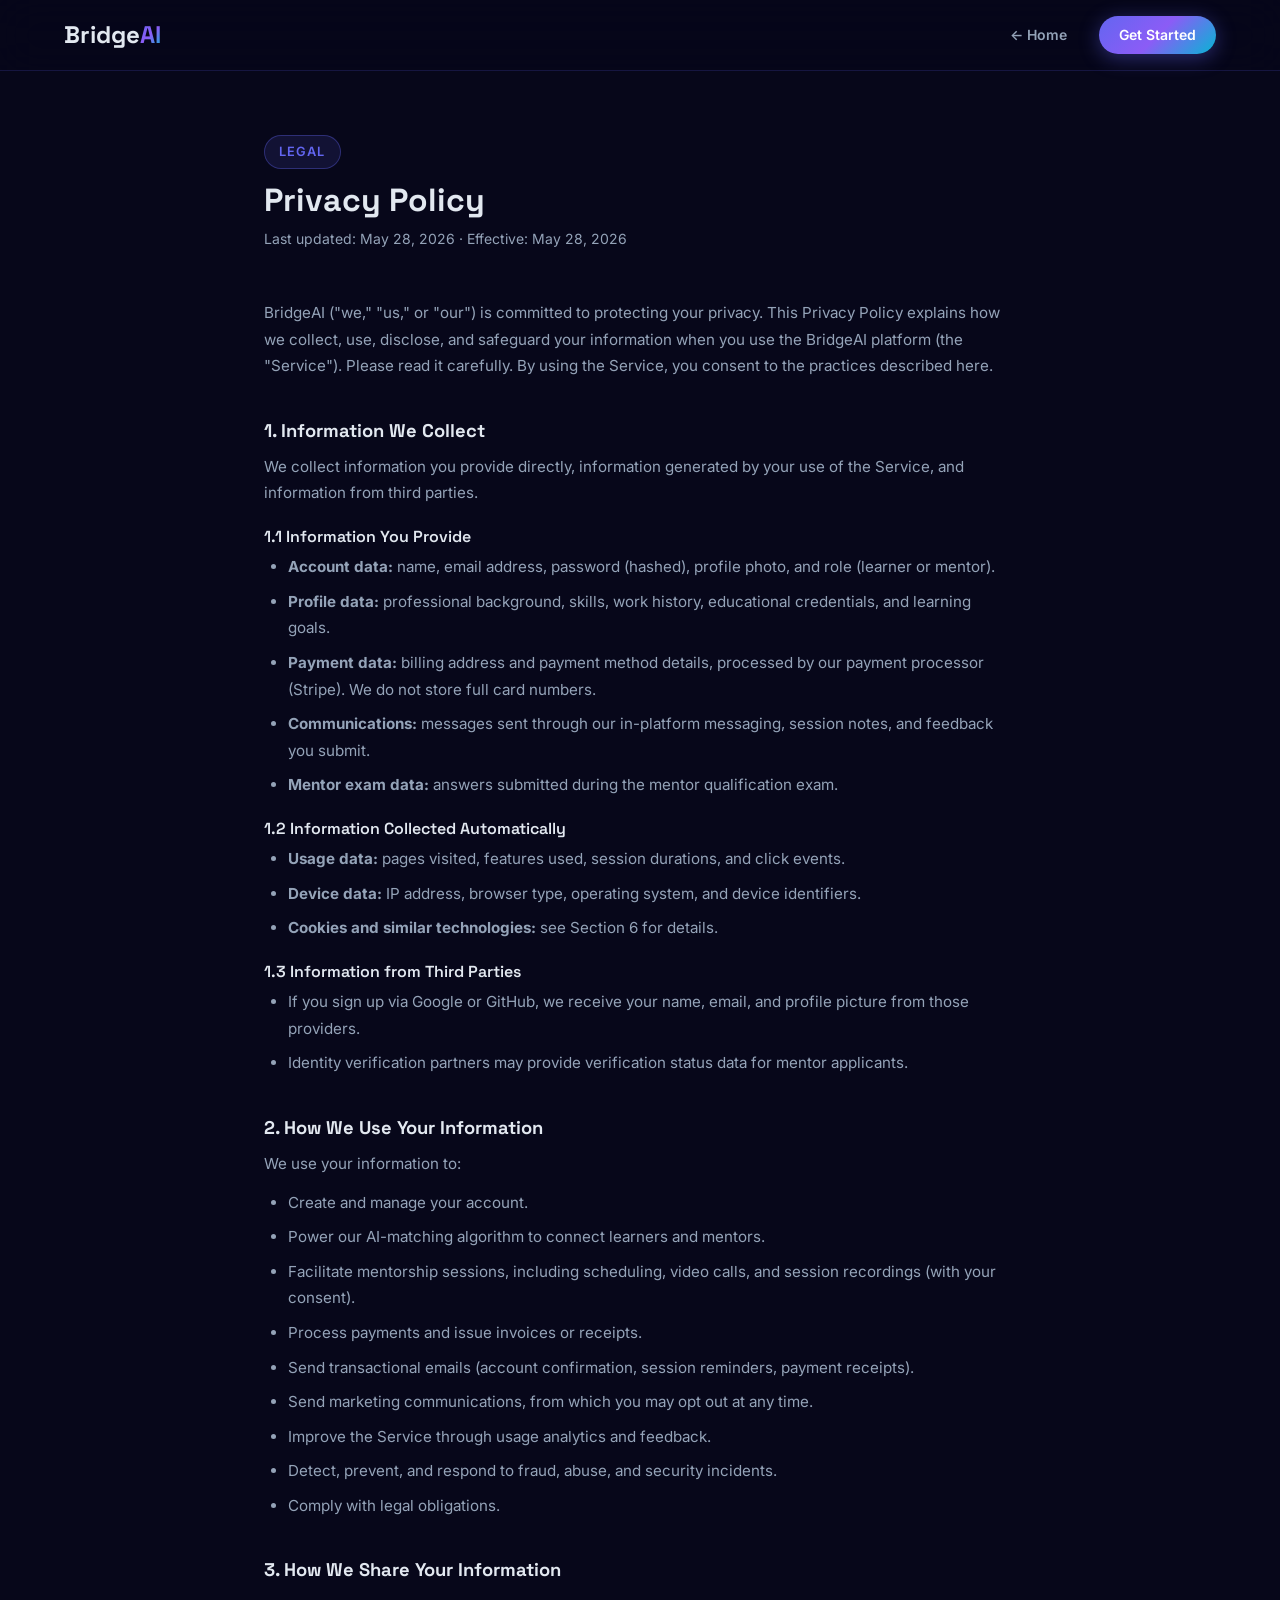
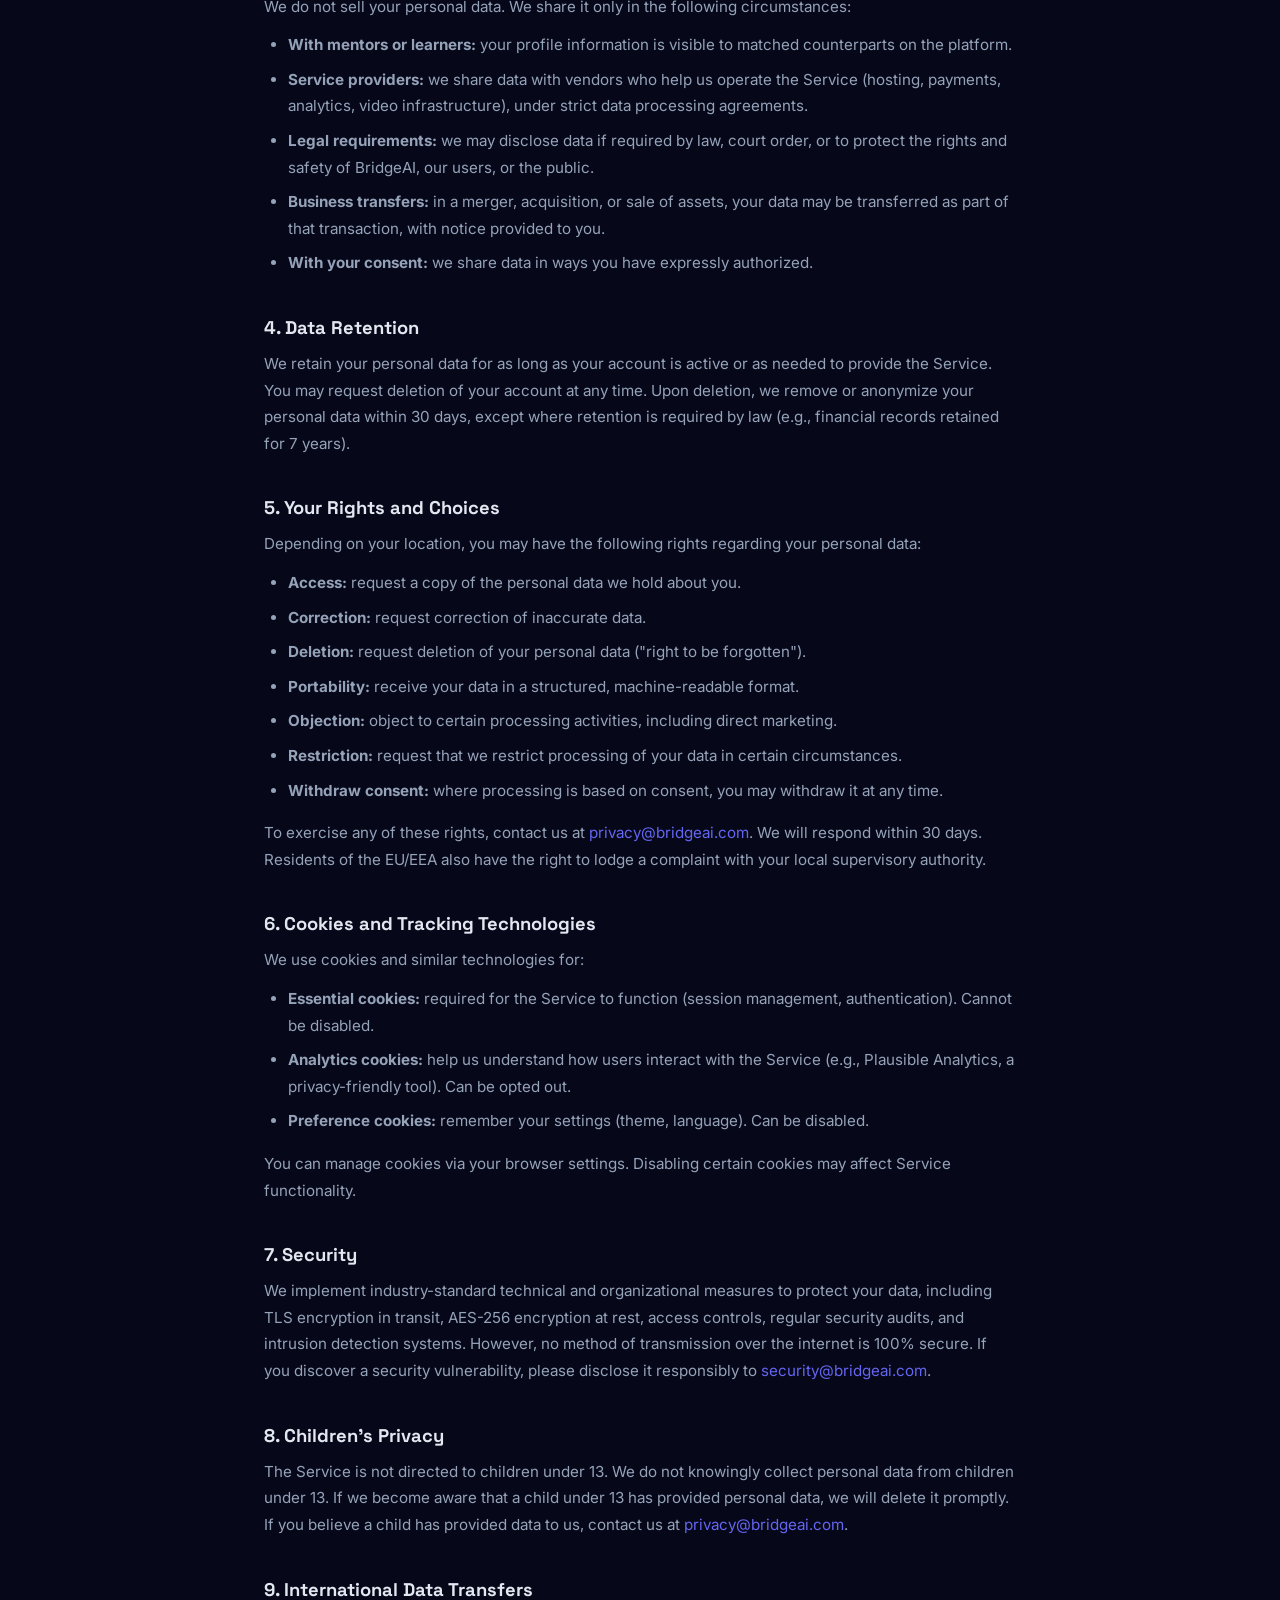
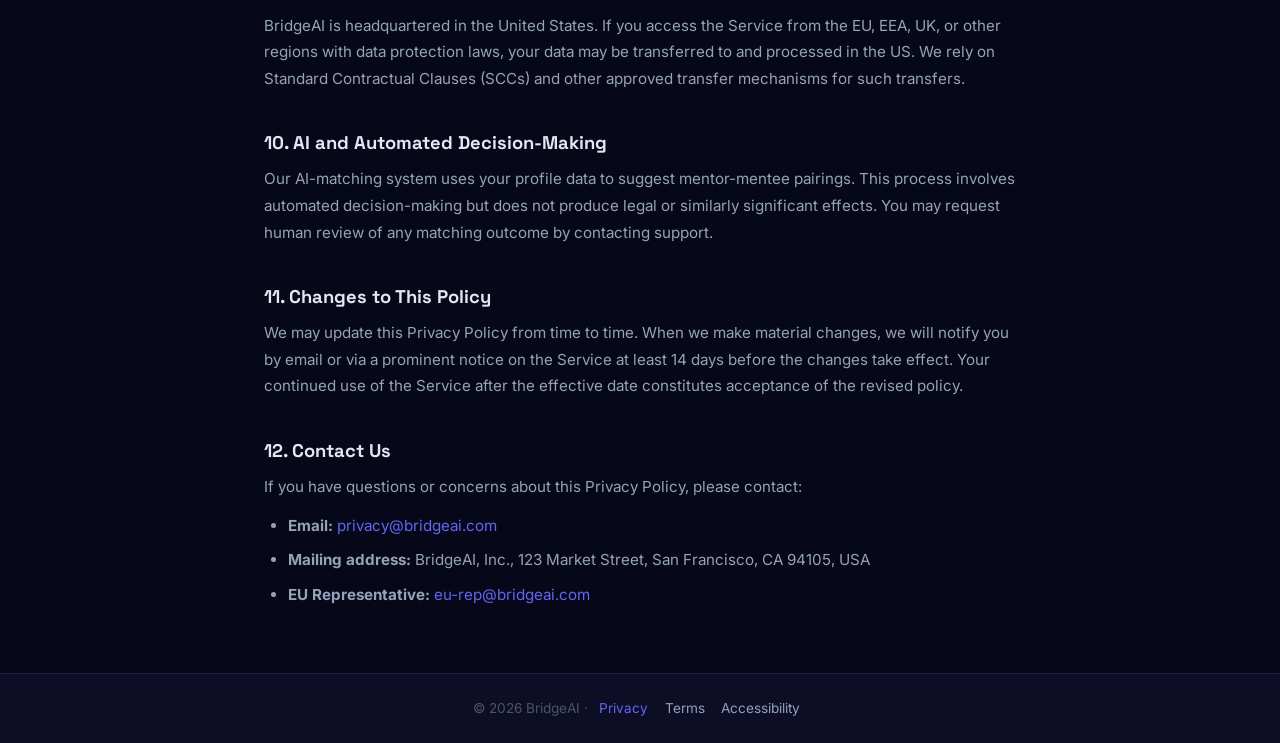
<file: privacy.html>
<!DOCTYPE html>
<html lang="en">
<head>
  <meta charset="UTF-8" />
  <meta name="viewport" content="width=device-width, initial-scale=1.0" />
  <title>Privacy Policy — BridgeAI</title>
  <meta name="description" content="BridgeAI Privacy Policy — how we collect, use, and protect your personal data." />
  <link rel="stylesheet" href="styles.css" />
</head>
<body>
  <nav role="navigation" aria-label="Main navigation">
    <div class="nav-inner">
      <a href="index.html" class="nav-logo" aria-label="BridgeAI home">Bridge<span>AI</span></a>
      <div class="nav-cta">
        <a href="index.html" class="btn btn-ghost btn-sm">← Home</a>
        <a href="signup.html" class="btn btn-primary btn-sm">Get Started</a>
      </div>
    </div>
  </nav>

  <main role="main">
    <article class="legal-page">
      <div class="section-label" style="margin-bottom:.75rem;">Legal</div>
      <h1>Privacy Policy</h1>
      <p class="meta">Last updated: May 28, 2026 &middot; Effective: May 28, 2026</p>

      <p>BridgeAI ("we," "us," or "our") is committed to protecting your privacy. This Privacy Policy explains how we collect, use, disclose, and safeguard your information when you use the BridgeAI platform (the "Service"). Please read it carefully. By using the Service, you consent to the practices described here.</p>

      <h2>1. Information We Collect</h2>
      <p>We collect information you provide directly, information generated by your use of the Service, and information from third parties.</p>
      <h3 style="font-size:1rem;color:var(--text);margin:1.25rem 0 .5rem;">1.1 Information You Provide</h3>
      <ul>
        <li><strong>Account data:</strong> name, email address, password (hashed), profile photo, and role (learner or mentor).</li>
        <li><strong>Profile data:</strong> professional background, skills, work history, educational credentials, and learning goals.</li>
        <li><strong>Payment data:</strong> billing address and payment method details, processed by our payment processor (Stripe). We do not store full card numbers.</li>
        <li><strong>Communications:</strong> messages sent through our in-platform messaging, session notes, and feedback you submit.</li>
        <li><strong>Mentor exam data:</strong> answers submitted during the mentor qualification exam.</li>
      </ul>
      <h3 style="font-size:1rem;color:var(--text);margin:1.25rem 0 .5rem;">1.2 Information Collected Automatically</h3>
      <ul>
        <li><strong>Usage data:</strong> pages visited, features used, session durations, and click events.</li>
        <li><strong>Device data:</strong> IP address, browser type, operating system, and device identifiers.</li>
        <li><strong>Cookies and similar technologies:</strong> see Section 6 for details.</li>
      </ul>
      <h3 style="font-size:1rem;color:var(--text);margin:1.25rem 0 .5rem;">1.3 Information from Third Parties</h3>
      <ul>
        <li>If you sign up via Google or GitHub, we receive your name, email, and profile picture from those providers.</li>
        <li>Identity verification partners may provide verification status data for mentor applicants.</li>
      </ul>

      <h2>2. How We Use Your Information</h2>
      <p>We use your information to:</p>
      <ul>
        <li>Create and manage your account.</li>
        <li>Power our AI-matching algorithm to connect learners and mentors.</li>
        <li>Facilitate mentorship sessions, including scheduling, video calls, and session recordings (with your consent).</li>
        <li>Process payments and issue invoices or receipts.</li>
        <li>Send transactional emails (account confirmation, session reminders, payment receipts).</li>
        <li>Send marketing communications, from which you may opt out at any time.</li>
        <li>Improve the Service through usage analytics and feedback.</li>
        <li>Detect, prevent, and respond to fraud, abuse, and security incidents.</li>
        <li>Comply with legal obligations.</li>
      </ul>

      <h2>3. How We Share Your Information</h2>
      <p>We do not sell your personal data. We share it only in the following circumstances:</p>
      <ul>
        <li><strong>With mentors or learners:</strong> your profile information is visible to matched counterparts on the platform.</li>
        <li><strong>Service providers:</strong> we share data with vendors who help us operate the Service (hosting, payments, analytics, video infrastructure), under strict data processing agreements.</li>
        <li><strong>Legal requirements:</strong> we may disclose data if required by law, court order, or to protect the rights and safety of BridgeAI, our users, or the public.</li>
        <li><strong>Business transfers:</strong> in a merger, acquisition, or sale of assets, your data may be transferred as part of that transaction, with notice provided to you.</li>
        <li><strong>With your consent:</strong> we share data in ways you have expressly authorized.</li>
      </ul>

      <h2>4. Data Retention</h2>
      <p>We retain your personal data for as long as your account is active or as needed to provide the Service. You may request deletion of your account at any time. Upon deletion, we remove or anonymize your personal data within 30 days, except where retention is required by law (e.g., financial records retained for 7 years).</p>

      <h2>5. Your Rights and Choices</h2>
      <p>Depending on your location, you may have the following rights regarding your personal data:</p>
      <ul>
        <li><strong>Access:</strong> request a copy of the personal data we hold about you.</li>
        <li><strong>Correction:</strong> request correction of inaccurate data.</li>
        <li><strong>Deletion:</strong> request deletion of your personal data ("right to be forgotten").</li>
        <li><strong>Portability:</strong> receive your data in a structured, machine-readable format.</li>
        <li><strong>Objection:</strong> object to certain processing activities, including direct marketing.</li>
        <li><strong>Restriction:</strong> request that we restrict processing of your data in certain circumstances.</li>
        <li><strong>Withdraw consent:</strong> where processing is based on consent, you may withdraw it at any time.</li>
      </ul>
      <p>To exercise any of these rights, contact us at <a href="mailto:privacy@bridgeai.com">privacy@bridgeai.com</a>. We will respond within 30 days. Residents of the EU/EEA also have the right to lodge a complaint with your local supervisory authority.</p>

      <h2>6. Cookies and Tracking Technologies</h2>
      <p>We use cookies and similar technologies for:</p>
      <ul>
        <li><strong>Essential cookies:</strong> required for the Service to function (session management, authentication). Cannot be disabled.</li>
        <li><strong>Analytics cookies:</strong> help us understand how users interact with the Service (e.g., Plausible Analytics, a privacy-friendly tool). Can be opted out.</li>
        <li><strong>Preference cookies:</strong> remember your settings (theme, language). Can be disabled.</li>
      </ul>
      <p>You can manage cookies via your browser settings. Disabling certain cookies may affect Service functionality.</p>

      <h2>7. Security</h2>
      <p>We implement industry-standard technical and organizational measures to protect your data, including TLS encryption in transit, AES-256 encryption at rest, access controls, regular security audits, and intrusion detection systems. However, no method of transmission over the internet is 100% secure. If you discover a security vulnerability, please disclose it responsibly to <a href="mailto:security@bridgeai.com">security@bridgeai.com</a>.</p>

      <h2>8. Children's Privacy</h2>
      <p>The Service is not directed to children under 13. We do not knowingly collect personal data from children under 13. If we become aware that a child under 13 has provided personal data, we will delete it promptly. If you believe a child has provided data to us, contact us at <a href="mailto:privacy@bridgeai.com">privacy@bridgeai.com</a>.</p>

      <h2>9. International Data Transfers</h2>
      <p>BridgeAI is headquartered in the United States. If you access the Service from the EU, EEA, UK, or other regions with data protection laws, your data may be transferred to and processed in the US. We rely on Standard Contractual Clauses (SCCs) and other approved transfer mechanisms for such transfers.</p>

      <h2>10. AI and Automated Decision-Making</h2>
      <p>Our AI-matching system uses your profile data to suggest mentor-mentee pairings. This process involves automated decision-making but does not produce legal or similarly significant effects. You may request human review of any matching outcome by contacting support.</p>

      <h2>11. Changes to This Policy</h2>
      <p>We may update this Privacy Policy from time to time. When we make material changes, we will notify you by email or via a prominent notice on the Service at least 14 days before the changes take effect. Your continued use of the Service after the effective date constitutes acceptance of the revised policy.</p>

      <h2>12. Contact Us</h2>
      <p>If you have questions or concerns about this Privacy Policy, please contact:</p>
      <ul>
        <li><strong>Email:</strong> <a href="mailto:privacy@bridgeai.com">privacy@bridgeai.com</a></li>
        <li><strong>Mailing address:</strong> BridgeAI, Inc., 123 Market Street, San Francisco, CA 94105, USA</li>
        <li><strong>EU Representative:</strong> <a href="mailto:eu-rep@bridgeai.com">eu-rep@bridgeai.com</a></li>
      </ul>
    </article>
  </main>

  <footer role="contentinfo" style="text-align:center;padding:1.5rem;border-top:1px solid var(--border);margin-top:2rem;">
    <p style="font-size:.85rem;color:var(--faint);">
      &copy; 2026 BridgeAI &middot;
      <a href="privacy.html" style="color:var(--indigo);text-decoration:none;margin:0 .4rem;">Privacy</a>
      <a href="terms.html" style="color:var(--muted);text-decoration:none;margin:0 .4rem;">Terms</a>
      <a href="accessibility.html" style="color:var(--muted);text-decoration:none;margin:0 .4rem;">Accessibility</a>
    </p>
  </footer>
</body>
</html>
</file>
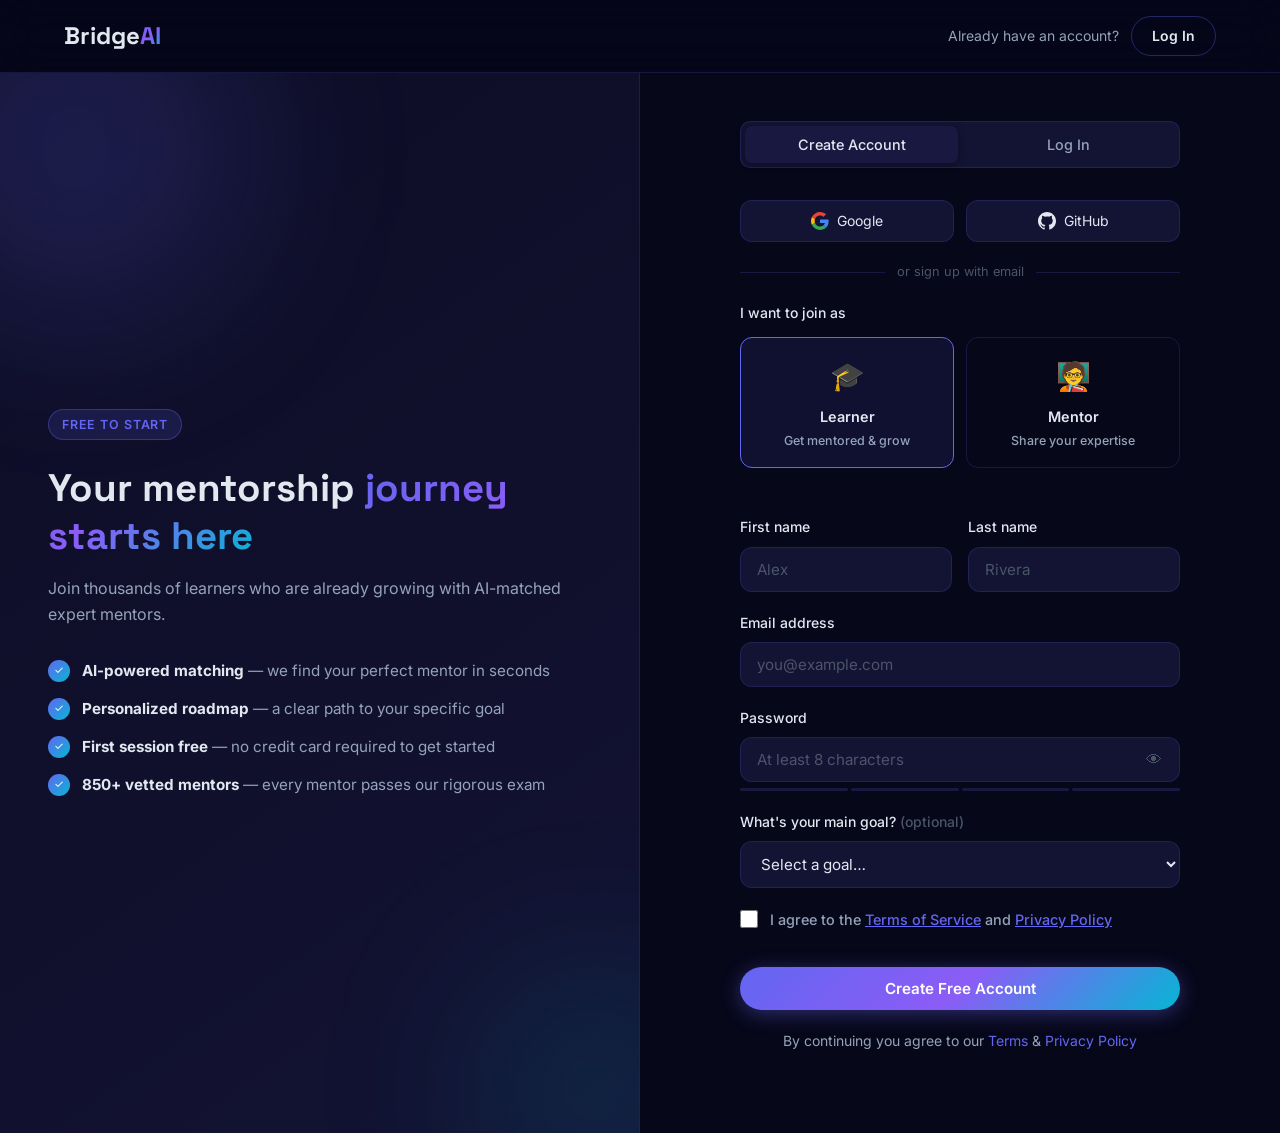
<file: signup.html>
<!DOCTYPE html>
<html lang="en">
<head>
  <meta charset="UTF-8" />
  <meta name="viewport" content="width=device-width, initial-scale=1.0" />
  <title>Sign Up — BridgeAI</title>
  <meta name="description" content="Create your free BridgeAI account and start learning with AI-matched expert mentors today." />
  <link rel="stylesheet" href="styles.css" />
  <style>
    body { display: flex; flex-direction: column; min-height: 100vh; }
    .auth-page { flex: 1; display: grid; grid-template-columns: 1fr 1fr; min-height: calc(100vh - 65px); }
    .auth-left {
      background: linear-gradient(145deg, var(--bg2), var(--bg3));
      border-right: 1px solid var(--border);
      display: flex; flex-direction: column; justify-content: center;
      padding: 3rem; position: relative; overflow: hidden;
    }
    .auth-left .orb { position: absolute; }
    .auth-right { display: flex; flex-direction: column; justify-content: center; align-items: center; padding: 3rem 2rem; }
    .auth-form-wrap { width: 100%; max-width: 440px; }
    .auth-form-wrap h1 { font-size: 1.75rem; margin-bottom: .5rem; }
    .auth-form-wrap > p { color: var(--muted); margin-bottom: 2rem; }
    .tabs { display: flex; background: var(--bg3); border: 1px solid var(--border); border-radius: 10px; padding: 4px; gap: 4px; margin-bottom: 2rem; }
    .tab-btn { flex: 1; padding: .6rem; border: none; background: transparent; color: var(--muted); border-radius: 7px; cursor: pointer; font-size: .9rem; font-weight: 500; font-family: inherit; transition: all .2s; }
    .tab-btn.active { background: var(--card2); color: var(--text); box-shadow: 0 2px 8px rgba(0,0,0,.3); }
    .tab-panel { display: none; }
    .tab-panel.active { display: block; }
    .divider-or { display: flex; align-items: center; gap: .75rem; margin: 1.25rem 0; }
    .divider-or::before, .divider-or::after { content: ''; flex: 1; height: 1px; background: var(--border); }
    .divider-or span { font-size: .8rem; color: var(--faint); }
    .social-auth { display: flex; gap: .75rem; margin-bottom: 1.25rem; }
    .social-auth button { flex: 1; padding: .7rem; background: var(--bg3); border: 1px solid var(--border); border-radius: var(--radius); color: var(--text); cursor: pointer; font-size: .875rem; font-family: inherit; transition: all .2s; display: flex; align-items: center; justify-content: center; gap: .5rem; }
    .social-auth button:hover { border-color: var(--border2); background: var(--card2); }
    .role-cards { display: grid; grid-template-columns: 1fr 1fr; gap: .75rem; margin-bottom: 1.25rem; }
    .role-card { padding: 1rem; border: 1.5px solid var(--border); border-radius: var(--radius); cursor: pointer; transition: all .2s; text-align: center; }
    .role-card:hover { border-color: var(--border2); background: var(--card2); }
    .role-card.selected { border-color: var(--indigo); background: rgba(99,102,241,.1); }
    .role-card input[type=radio] { position: absolute; opacity: 0; }
    .role-card .icon { font-size: 1.75rem; margin-bottom: .4rem; }
    .role-card .role-name { font-size: .9rem; font-weight: 600; color: var(--text); }
    .role-card .role-desc { font-size: .78rem; color: var(--muted); margin-top: .2rem; }
    .password-strength { margin-top: .35rem; }
    .strength-bar { display: flex; gap: 3px; margin-bottom: .3rem; }
    .strength-seg { flex: 1; height: 3px; border-radius: 3px; background: var(--border); transition: background .3s; }
    .strength-label { font-size: .75rem; color: var(--muted); }
    .toggle-pw { position: absolute; right: .9rem; top: 50%; transform: translateY(-50%); background: none; border: none; color: var(--faint); cursor: pointer; padding: .25rem; font-size: 1rem; }
    .auth-footer-note { text-align: center; margin-top: 1.25rem; font-size: .875rem; color: var(--muted); }
    .auth-footer-note a { color: var(--indigo); text-decoration: none; }
    /* Promo panel */
    .promo-label { display: inline-block; background: rgba(99,102,241,.15); border: 1px solid var(--border2); color: var(--indigo); padding: .3rem .8rem; border-radius: 50px; font-size: .78rem; font-weight: 600; letter-spacing: .07em; text-transform: uppercase; margin-bottom: 1.5rem; }
    .promo-title { font-size: clamp(1.75rem, 3vw, 2.5rem); margin-bottom: 1rem; line-height: 1.25; }
    .promo-points { list-style: none; display: flex; flex-direction: column; gap: .85rem; margin-top: 2rem; }
    .promo-point { display: flex; align-items: flex-start; gap: .75rem; }
    .promo-point .check { width: 22px; height: 22px; border-radius: 50%; background: linear-gradient(135deg, var(--indigo), var(--cyan)); display: flex; align-items: center; justify-content: center; font-size: .7rem; color: #fff; flex-shrink: 0; margin-top: 1px; }
    .promo-point span { font-size: .95rem; color: var(--muted); }
    .promo-point strong { color: var(--text); }
    @media (max-width: 768px) {
      .auth-page { grid-template-columns: 1fr; }
      .auth-left { display: none; }
      .auth-right { padding: 2rem 1.25rem; }
    }
  </style>
</head>
<body>
  <nav role="navigation" aria-label="Main navigation">
    <div class="nav-inner">
      <a href="index.html" class="nav-logo" aria-label="BridgeAI home">Bridge<span>AI</span></a>
      <div class="nav-cta">
        <span style="font-size:.875rem;color:var(--muted);">Already have an account?</span>
        <a href="#" class="btn btn-outline btn-sm" onclick="switchTab('login');return false;">Log In</a>
      </div>
    </div>
  </nav>

  <main class="auth-page">
    <!-- Left promo panel -->
    <div class="auth-left" aria-hidden="true">
      <div class="orb orb-purple" style="width:350px;height:350px;top:-100px;left:-100px;"></div>
      <div class="orb orb-cyan" style="width:250px;height:250px;bottom:-80px;right:-80px;"></div>
      <div style="position:relative;z-index:1;">
        <div class="promo-label">Free to start</div>
        <h2 class="promo-title">Your mentorship <span class="gradient-text">journey starts here</span></h2>
        <p>Join thousands of learners who are already growing with AI-matched expert mentors.</p>
        <ul class="promo-points">
          <li class="promo-point"><div class="check">✓</div><span><strong>AI-powered matching</strong> — we find your perfect mentor in seconds</span></li>
          <li class="promo-point"><div class="check">✓</div><span><strong>Personalized roadmap</strong> — a clear path to your specific goal</span></li>
          <li class="promo-point"><div class="check">✓</div><span><strong>First session free</strong> — no credit card required to get started</span></li>
          <li class="promo-point"><div class="check">✓</div><span><strong>850+ vetted mentors</strong> — every mentor passes our rigorous exam</span></li>
        </ul>
      </div>
    </div>

    <!-- Right form panel -->
    <div class="auth-right">
      <div class="auth-form-wrap">
        <div class="tabs" role="tablist" aria-label="Sign up or log in">
          <button class="tab-btn active" role="tab" aria-selected="true" aria-controls="panel-signup" id="tab-signup" onclick="switchTab('signup')">Create Account</button>
          <button class="tab-btn" role="tab" aria-selected="false" aria-controls="panel-login" id="tab-login" onclick="switchTab('login')">Log In</button>
        </div>

        <!-- Sign Up Panel -->
        <div class="tab-panel active" id="panel-signup" role="tabpanel" aria-labelledby="tab-signup">
          <div class="social-auth">
            <button type="button" aria-label="Continue with Google">
              <svg width="18" height="18" viewBox="0 0 48 48" aria-hidden="true"><path fill="#EA4335" d="M24 9.5c3.54 0 6.71 1.22 9.21 3.6l6.85-6.85C35.9 2.38 30.47 0 24 0 14.62 0 6.51 5.38 2.56 13.22l7.98 6.19C12.43 13.72 17.74 9.5 24 9.5z"/><path fill="#4285F4" d="M46.98 24.55c0-1.57-.15-3.09-.38-4.55H24v9.02h12.94c-.58 2.96-2.26 5.48-4.78 7.18l7.73 6c4.51-4.18 7.09-10.36 7.09-17.65z"/><path fill="#FBBC05" d="M10.53 28.59c-.48-1.45-.76-2.99-.76-4.59s.27-3.14.76-4.59l-7.98-6.19C.92 16.46 0 20.12 0 24c0 3.88.92 7.54 2.56 10.78l7.97-6.19z"/><path fill="#34A853" d="M24 48c6.48 0 11.93-2.13 15.89-5.81l-7.73-6c-2.18 1.48-4.97 2.31-8.16 2.31-6.26 0-11.57-4.22-13.47-9.91l-7.98 6.19C6.51 42.62 14.62 48 24 48z"/></svg>
              Google
            </button>
            <button type="button" aria-label="Continue with GitHub">
              <svg width="18" height="18" viewBox="0 0 24 24" fill="currentColor" aria-hidden="true"><path d="M12 0C5.37 0 0 5.37 0 12c0 5.3 3.44 9.8 8.2 11.38.6.11.82-.26.82-.57v-2c-3.34.72-4.04-1.61-4.04-1.61-.54-1.38-1.33-1.75-1.33-1.75-1.09-.74.08-.73.08-.73 1.2.09 1.84 1.23 1.84 1.23 1.07 1.84 2.81 1.3 3.5.99.11-.78.42-1.3.76-1.6-2.67-.3-5.47-1.33-5.47-5.93 0-1.31.47-2.38 1.24-3.22-.14-.3-.54-1.52.1-3.18 0 0 1-.32 3.3 1.23a11.5 11.5 0 0 1 3-.4c1.02.005 2.04.14 3 .4 2.28-1.55 3.29-1.23 3.29-1.23.65 1.66.24 2.88.12 3.18.77.84 1.23 1.91 1.23 3.22 0 4.61-2.8 5.63-5.48 5.92.43.37.81 1.1.81 2.22v3.29c0 .31.21.69.82.57C20.56 21.8 24 17.3 24 12c0-6.63-5.37-12-12-12z"/></svg>
              GitHub
            </button>
          </div>
          <div class="divider-or"><span>or sign up with email</span></div>

          <form id="signup-form" novalidate onsubmit="handleSignup(event)">
            <fieldset style="border:none;padding:0;margin-bottom:1.25rem;">
              <legend style="font-size:.875rem;font-weight:500;color:var(--text);margin-bottom:.75rem;">I want to join as</legend>
              <div class="role-cards">
                <label class="role-card selected" for="role-learner">
                  <input type="radio" id="role-learner" name="role" value="learner" checked onchange="onRoleChange(this)" />
                  <div class="icon">🎓</div>
                  <div class="role-name">Learner</div>
                  <div class="role-desc">Get mentored &amp; grow</div>
                </label>
                <label class="role-card" for="role-mentor">
                  <input type="radio" id="role-mentor" name="role" value="mentor" onchange="onRoleChange(this)" />
                  <div class="icon">🧑‍🏫</div>
                  <div class="role-name">Mentor</div>
                  <div class="role-desc">Share your expertise</div>
                </label>
              </div>
            </fieldset>

            <div style="display:grid;grid-template-columns:1fr 1fr;gap:1rem;">
              <div class="form-group">
                <label for="first-name">First name</label>
                <input type="text" id="first-name" name="firstName" placeholder="Alex" autocomplete="given-name" required />
                <span class="form-error" id="err-first-name">Please enter your first name</span>
              </div>
              <div class="form-group">
                <label for="last-name">Last name</label>
                <input type="text" id="last-name" name="lastName" placeholder="Rivera" autocomplete="family-name" required />
                <span class="form-error" id="err-last-name">Please enter your last name</span>
              </div>
            </div>

            <div class="form-group">
              <label for="signup-email">Email address</label>
              <input type="email" id="signup-email" name="email" placeholder="you@example.com" autocomplete="email" required />
              <span class="form-error" id="err-signup-email">Please enter a valid email address</span>
            </div>

            <div class="form-group">
              <label for="signup-password">Password</label>
              <div class="input-wrap">
                <input type="password" id="signup-password" name="password" placeholder="At least 8 characters" autocomplete="new-password" required oninput="checkStrength(this.value)" />
                <button type="button" class="toggle-pw" aria-label="Toggle password visibility" onclick="togglePw('signup-password', this)">👁</button>
              </div>
              <div class="password-strength" id="pw-strength" aria-live="polite">
                <div class="strength-bar">
                  <div class="strength-seg" id="seg1"></div>
                  <div class="strength-seg" id="seg2"></div>
                  <div class="strength-seg" id="seg3"></div>
                  <div class="strength-seg" id="seg4"></div>
                </div>
                <span class="strength-label" id="strength-label"></span>
              </div>
              <span class="form-error" id="err-signup-password">Password must be at least 8 characters</span>
            </div>

            <div class="form-group" id="goal-group">
              <label for="goal">What's your main goal? <span style="color:var(--faint)">(optional)</span></label>
              <select id="goal" name="goal">
                <option value="">Select a goal…</option>
                <option>Land a software engineering job</option>
                <option>Break into AI / machine learning</option>
                <option>Switch careers into tech</option>
                <option>Build my own startup / product</option>
                <option>Level up as a senior engineer</option>
                <option>Improve my system design skills</option>
                <option>Other</option>
              </select>
            </div>

            <div class="form-group">
              <div class="check-group">
                <input type="checkbox" id="terms-check" required />
                <label for="terms-check">I agree to the <a href="terms.html" target="_blank">Terms of Service</a> and <a href="privacy.html" target="_blank">Privacy Policy</a></label>
              </div>
              <span class="form-error" id="err-terms">You must agree to continue</span>
            </div>

            <button type="submit" class="btn btn-primary" style="width:100%;margin-top:.5rem;" id="signup-btn">
              Create Free Account
            </button>

            <div id="mentor-redirect" style="display:none;" class="alert alert-info mt-2">
              <span>🎓</span>
              <span>As a mentor applicant, you'll complete a short qualification exam after signing up. <a href="mentor-exam.html" style="color:var(--indigo);">Preview the exam &rarr;</a></span>
            </div>
          </form>
        </div>

        <!-- Log In Panel -->
        <div class="tab-panel" id="panel-login" role="tabpanel" aria-labelledby="tab-login">
          <div class="social-auth">
            <button type="button" aria-label="Log in with Google">
              <svg width="18" height="18" viewBox="0 0 48 48" aria-hidden="true"><path fill="#EA4335" d="M24 9.5c3.54 0 6.71 1.22 9.21 3.6l6.85-6.85C35.9 2.38 30.47 0 24 0 14.62 0 6.51 5.38 2.56 13.22l7.98 6.19C12.43 13.72 17.74 9.5 24 9.5z"/><path fill="#4285F4" d="M46.98 24.55c0-1.57-.15-3.09-.38-4.55H24v9.02h12.94c-.58 2.96-2.26 5.48-4.78 7.18l7.73 6c4.51-4.18 7.09-10.36 7.09-17.65z"/><path fill="#FBBC05" d="M10.53 28.59c-.48-1.45-.76-2.99-.76-4.59s.27-3.14.76-4.59l-7.98-6.19C.92 16.46 0 20.12 0 24c0 3.88.92 7.54 2.56 10.78l7.97-6.19z"/><path fill="#34A853" d="M24 48c6.48 0 11.93-2.13 15.89-5.81l-7.73-6c-2.18 1.48-4.97 2.31-8.16 2.31-6.26 0-11.57-4.22-13.47-9.91l-7.98 6.19C6.51 42.62 14.62 48 24 48z"/></svg>
              Google
            </button>
            <button type="button" aria-label="Log in with GitHub">
              <svg width="18" height="18" viewBox="0 0 24 24" fill="currentColor" aria-hidden="true"><path d="M12 0C5.37 0 0 5.37 0 12c0 5.3 3.44 9.8 8.2 11.38.6.11.82-.26.82-.57v-2c-3.34.72-4.04-1.61-4.04-1.61-.54-1.38-1.33-1.75-1.33-1.75-1.09-.74.08-.73.08-.73 1.2.09 1.84 1.23 1.84 1.23 1.07 1.84 2.81 1.3 3.5.99.11-.78.42-1.3.76-1.6-2.67-.3-5.47-1.33-5.47-5.93 0-1.31.47-2.38 1.24-3.22-.14-.3-.54-1.52.1-3.18 0 0 1-.32 3.3 1.23a11.5 11.5 0 0 1 3-.4c1.02.005 2.04.14 3 .4 2.28-1.55 3.29-1.23 3.29-1.23.65 1.66.24 2.88.12 3.18.77.84 1.23 1.91 1.23 3.22 0 4.61-2.8 5.63-5.48 5.92.43.37.81 1.1.81 2.22v3.29c0 .31.21.69.82.57C20.56 21.8 24 17.3 24 12c0-6.63-5.37-12-12-12z"/></svg>
              GitHub
            </button>
          </div>
          <div class="divider-or"><span>or log in with email</span></div>

          <form id="login-form" novalidate onsubmit="handleLogin(event)">
            <div class="form-group">
              <label for="login-email">Email address</label>
              <input type="email" id="login-email" name="email" placeholder="you@example.com" autocomplete="email" required />
            </div>
            <div class="form-group">
              <div style="display:flex;justify-content:space-between;align-items:center;margin-bottom:.5rem;">
                <label for="login-password" style="margin-bottom:0;">Password</label>
                <a href="#" style="font-size:.8rem;color:var(--indigo);text-decoration:none;">Forgot password?</a>
              </div>
              <div class="input-wrap">
                <input type="password" id="login-password" name="password" placeholder="Your password" autocomplete="current-password" required />
                <button type="button" class="toggle-pw" aria-label="Toggle password visibility" onclick="togglePw('login-password', this)">👁</button>
              </div>
            </div>
            <div class="form-group">
              <div class="check-group">
                <input type="checkbox" id="remember-me" />
                <label for="remember-me">Remember me for 30 days</label>
              </div>
            </div>
            <button type="submit" class="btn btn-primary" style="width:100%;margin-top:.25rem;">Log In</button>
          </form>
        </div>

        <p class="auth-footer-note">
          By continuing you agree to our <a href="terms.html">Terms</a> &amp; <a href="privacy.html">Privacy Policy</a>
        </p>
      </div>
    </div>
  </main>

  <script>
    function switchTab(tab) {
      document.querySelectorAll('.tab-btn').forEach(b => { b.classList.remove('active'); b.setAttribute('aria-selected','false'); });
      document.querySelectorAll('.tab-panel').forEach(p => p.classList.remove('active'));
      document.getElementById('tab-' + tab).classList.add('active');
      document.getElementById('tab-' + tab).setAttribute('aria-selected','true');
      document.getElementById('panel-' + tab).classList.add('active');
    }

    function onRoleChange(radio) {
      document.querySelectorAll('.role-card').forEach(c => c.classList.remove('selected'));
      radio.closest('.role-card').classList.add('selected');
      document.getElementById('mentor-redirect').style.display = radio.value === 'mentor' ? 'flex' : 'none';
      document.getElementById('goal-group').style.display = radio.value === 'mentor' ? 'none' : 'block';
    }

    function togglePw(id, btn) {
      const inp = document.getElementById(id);
      if (inp.type === 'password') { inp.type = 'text'; btn.textContent = '🙈'; btn.setAttribute('aria-label','Hide password'); }
      else { inp.type = 'password'; btn.textContent = '👁'; btn.setAttribute('aria-label','Show password'); }
    }

    function checkStrength(val) {
      const colors = ['#ef4444','#f97316','#eab308','#22c55e'];
      const labels = ['Weak','Fair','Good','Strong'];
      let score = 0;
      if (val.length >= 8) score++;
      if (/[A-Z]/.test(val)) score++;
      if (/[0-9]/.test(val)) score++;
      if (/[^A-Za-z0-9]/.test(val)) score++;
      for (let i = 1; i <= 4; i++) {
        document.getElementById('seg' + i).style.background = i <= score ? colors[score-1] : 'var(--border)';
      }
      document.getElementById('strength-label').textContent = val.length ? labels[score-1] || '' : '';
    }

    function showError(id, show) {
      document.getElementById(id).style.display = show ? 'block' : 'none';
    }

    function handleSignup(e) {
      e.preventDefault();
      let valid = true;
      const fn = document.getElementById('first-name').value.trim();
      const ln = document.getElementById('last-name').value.trim();
      const em = document.getElementById('signup-email').value.trim();
      const pw = document.getElementById('signup-password').value;
      const tc = document.getElementById('terms-check').checked;
      showError('err-first-name', !fn); if (!fn) valid = false;
      showError('err-last-name', !ln); if (!ln) valid = false;
      showError('err-signup-email', !em || !em.includes('@')); if (!em || !em.includes('@')) valid = false;
      showError('err-signup-password', pw.length < 8); if (pw.length < 8) valid = false;
      showError('err-terms', !tc); if (!tc) valid = false;
      if (!valid) return;
      const role = document.querySelector('input[name=role]:checked').value;
      const btn = document.getElementById('signup-btn');
      btn.textContent = 'Creating account…'; btn.disabled = true;
      setTimeout(() => { window.location.href = role === 'mentor' ? 'mentor-exam.html' : 'thankyou.html'; }, 1200);
    }

    function handleLogin(e) {
      e.preventDefault();
      window.location.href = 'thankyou.html';
    }
  </script>
</body>
</html>
</file>
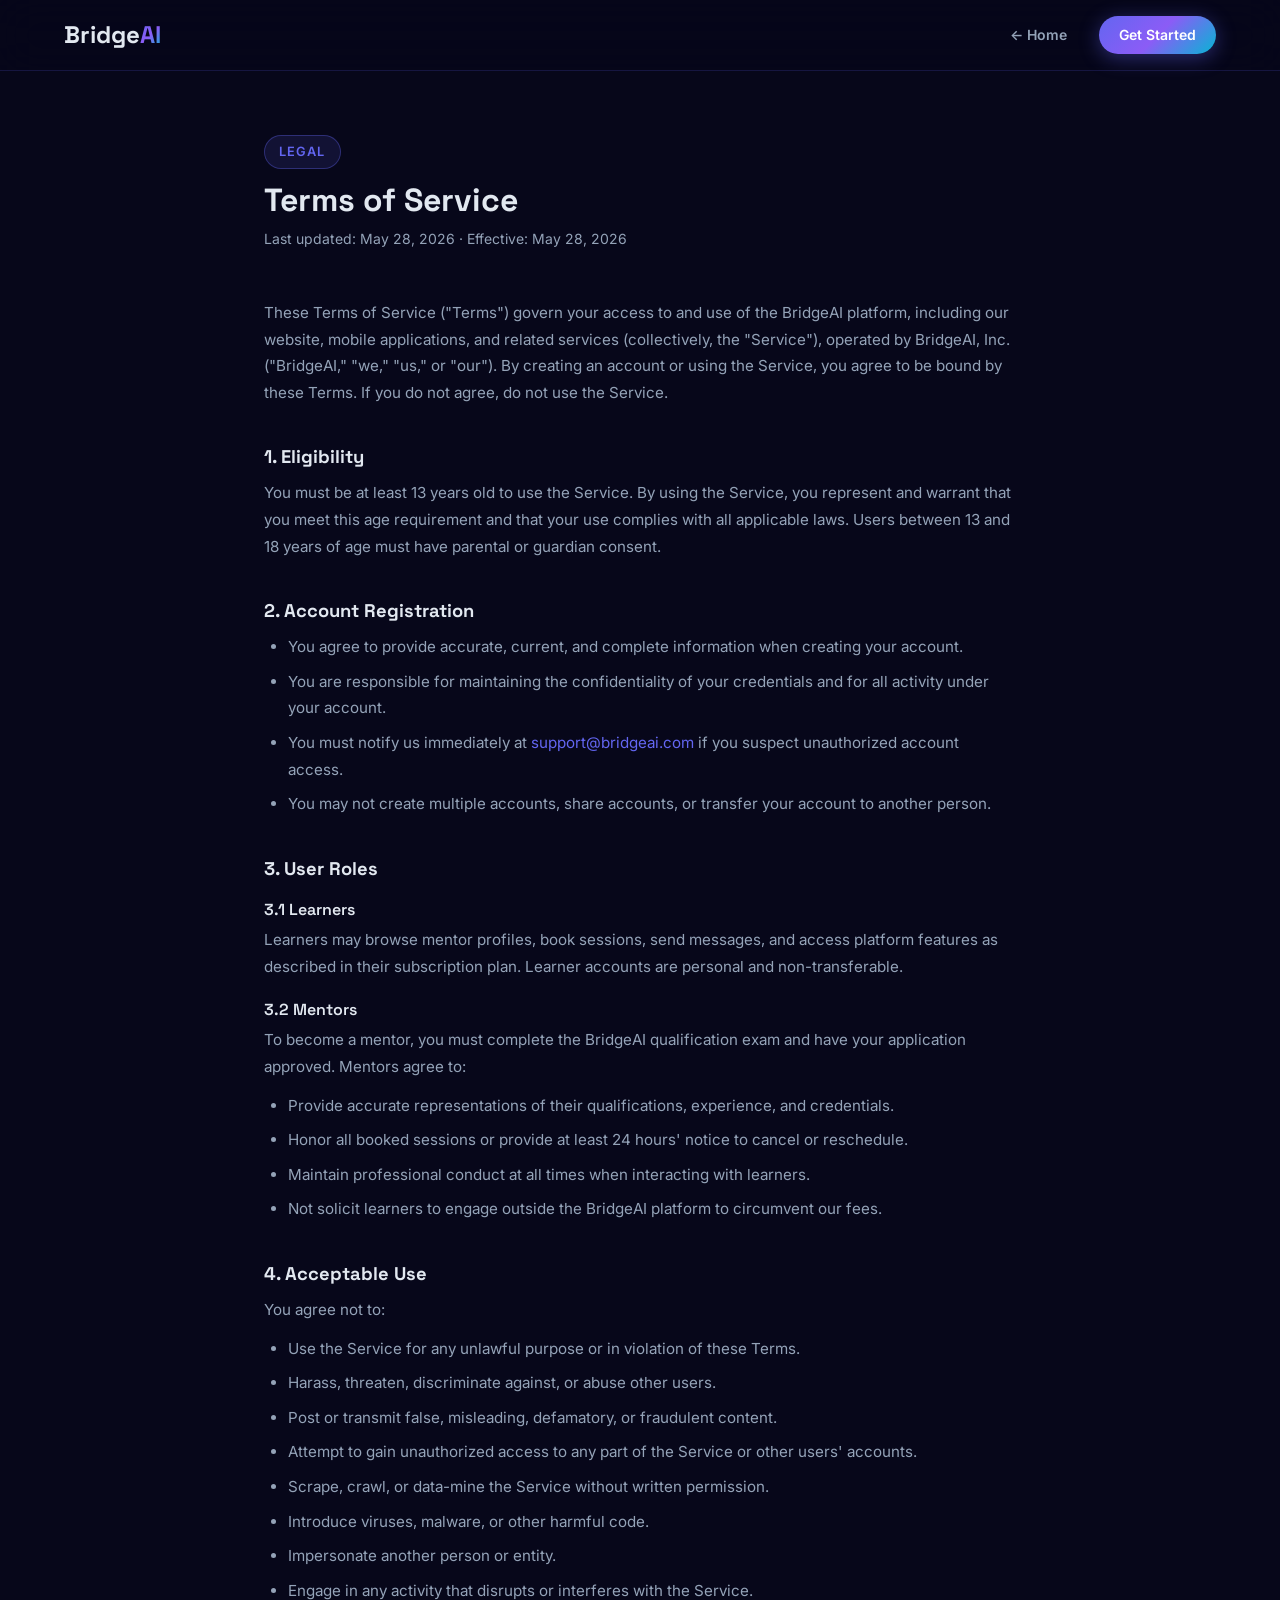
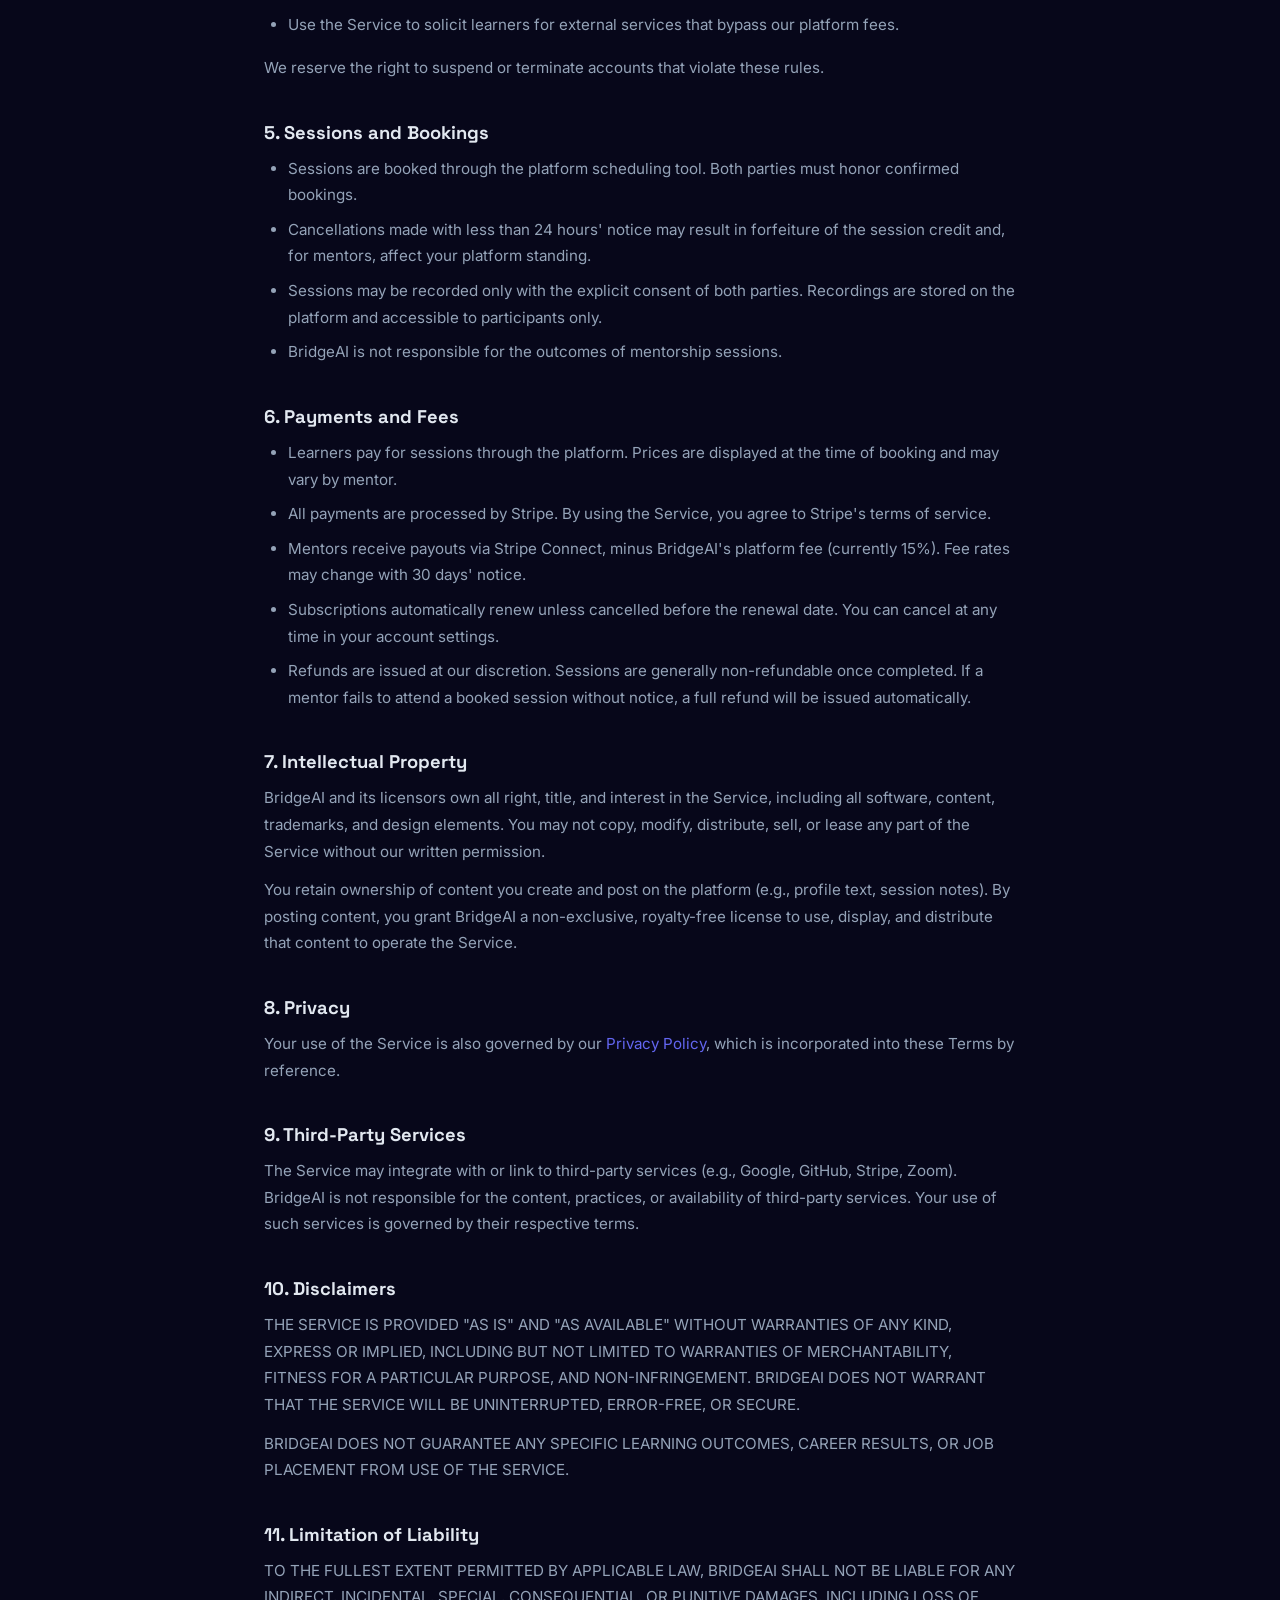
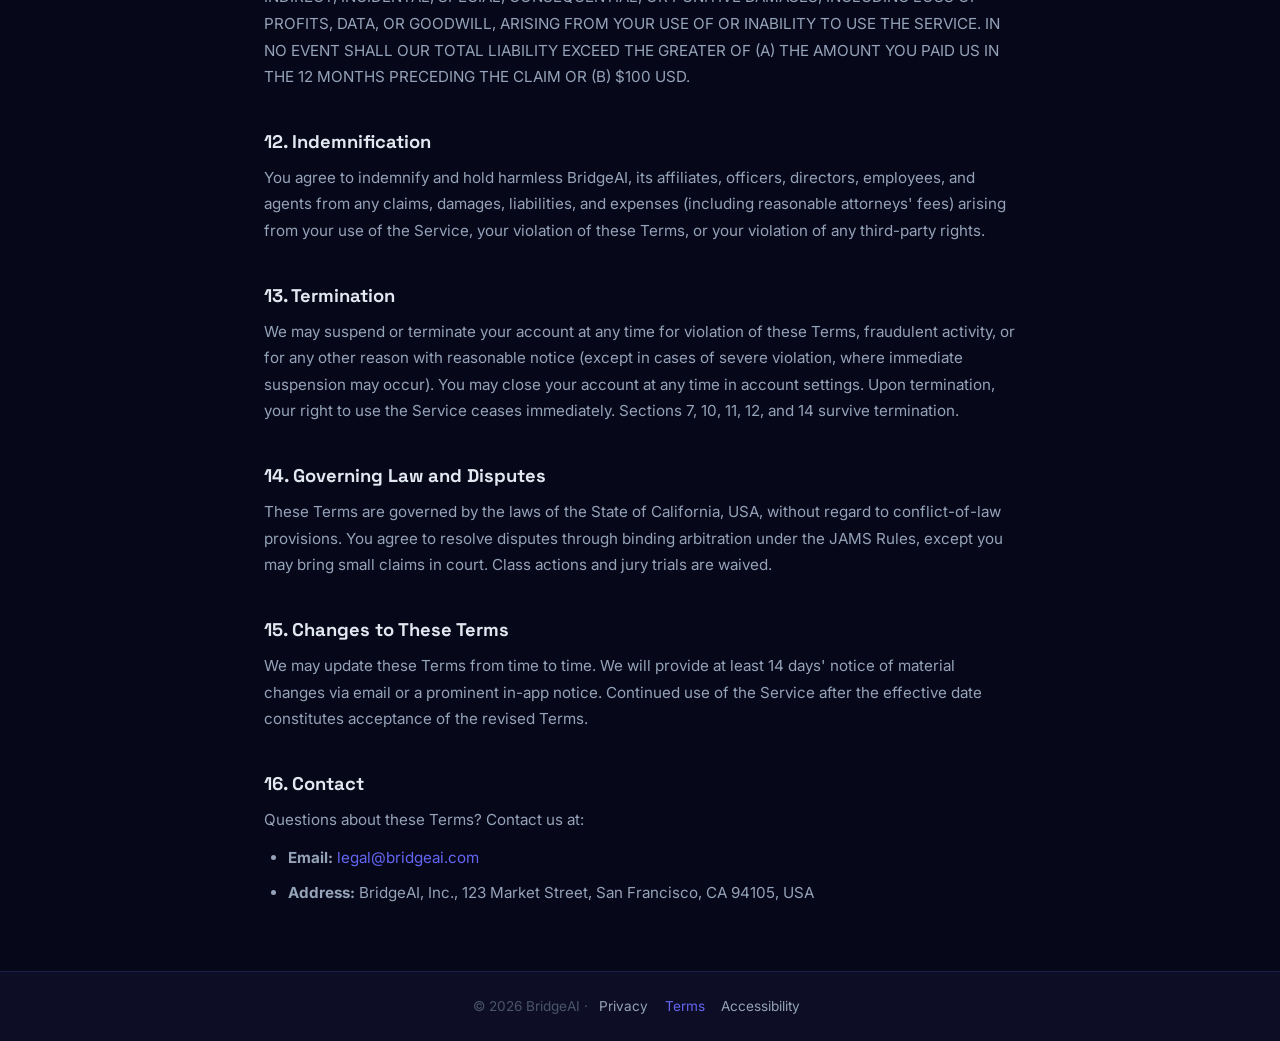
<file: terms.html>
<!DOCTYPE html>
<html lang="en">
<head>
  <meta charset="UTF-8" />
  <meta name="viewport" content="width=device-width, initial-scale=1.0" />
  <title>Terms of Service — BridgeAI</title>
  <meta name="description" content="BridgeAI Terms of Service — the rules and agreement governing use of the BridgeAI platform." />
  <link rel="stylesheet" href="styles.css" />
</head>
<body>
  <nav role="navigation" aria-label="Main navigation">
    <div class="nav-inner">
      <a href="index.html" class="nav-logo" aria-label="BridgeAI home">Bridge<span>AI</span></a>
      <div class="nav-cta">
        <a href="index.html" class="btn btn-ghost btn-sm">← Home</a>
        <a href="signup.html" class="btn btn-primary btn-sm">Get Started</a>
      </div>
    </div>
  </nav>

  <main role="main">
    <article class="legal-page">
      <div class="section-label" style="margin-bottom:.75rem;">Legal</div>
      <h1>Terms of Service</h1>
      <p class="meta">Last updated: May 28, 2026 &middot; Effective: May 28, 2026</p>

      <p>These Terms of Service ("Terms") govern your access to and use of the BridgeAI platform, including our website, mobile applications, and related services (collectively, the "Service"), operated by BridgeAI, Inc. ("BridgeAI," "we," "us," or "our"). By creating an account or using the Service, you agree to be bound by these Terms. If you do not agree, do not use the Service.</p>

      <h2>1. Eligibility</h2>
      <p>You must be at least 13 years old to use the Service. By using the Service, you represent and warrant that you meet this age requirement and that your use complies with all applicable laws. Users between 13 and 18 years of age must have parental or guardian consent.</p>

      <h2>2. Account Registration</h2>
      <ul>
        <li>You agree to provide accurate, current, and complete information when creating your account.</li>
        <li>You are responsible for maintaining the confidentiality of your credentials and for all activity under your account.</li>
        <li>You must notify us immediately at <a href="mailto:support@bridgeai.com">support@bridgeai.com</a> if you suspect unauthorized account access.</li>
        <li>You may not create multiple accounts, share accounts, or transfer your account to another person.</li>
      </ul>

      <h2>3. User Roles</h2>
      <h3 style="font-size:1rem;color:var(--text);margin:1.25rem 0 .5rem;">3.1 Learners</h3>
      <p>Learners may browse mentor profiles, book sessions, send messages, and access platform features as described in their subscription plan. Learner accounts are personal and non-transferable.</p>
      <h3 style="font-size:1rem;color:var(--text);margin:1.25rem 0 .5rem;">3.2 Mentors</h3>
      <p>To become a mentor, you must complete the BridgeAI qualification exam and have your application approved. Mentors agree to:</p>
      <ul>
        <li>Provide accurate representations of their qualifications, experience, and credentials.</li>
        <li>Honor all booked sessions or provide at least 24 hours' notice to cancel or reschedule.</li>
        <li>Maintain professional conduct at all times when interacting with learners.</li>
        <li>Not solicit learners to engage outside the BridgeAI platform to circumvent our fees.</li>
      </ul>

      <h2>4. Acceptable Use</h2>
      <p>You agree not to:</p>
      <ul>
        <li>Use the Service for any unlawful purpose or in violation of these Terms.</li>
        <li>Harass, threaten, discriminate against, or abuse other users.</li>
        <li>Post or transmit false, misleading, defamatory, or fraudulent content.</li>
        <li>Attempt to gain unauthorized access to any part of the Service or other users' accounts.</li>
        <li>Scrape, crawl, or data-mine the Service without written permission.</li>
        <li>Introduce viruses, malware, or other harmful code.</li>
        <li>Impersonate another person or entity.</li>
        <li>Engage in any activity that disrupts or interferes with the Service.</li>
        <li>Use the Service to solicit learners for external services that bypass our platform fees.</li>
      </ul>
      <p>We reserve the right to suspend or terminate accounts that violate these rules.</p>

      <h2>5. Sessions and Bookings</h2>
      <ul>
        <li>Sessions are booked through the platform scheduling tool. Both parties must honor confirmed bookings.</li>
        <li>Cancellations made with less than 24 hours' notice may result in forfeiture of the session credit and, for mentors, affect your platform standing.</li>
        <li>Sessions may be recorded only with the explicit consent of both parties. Recordings are stored on the platform and accessible to participants only.</li>
        <li>BridgeAI is not responsible for the outcomes of mentorship sessions.</li>
      </ul>

      <h2>6. Payments and Fees</h2>
      <ul>
        <li>Learners pay for sessions through the platform. Prices are displayed at the time of booking and may vary by mentor.</li>
        <li>All payments are processed by Stripe. By using the Service, you agree to Stripe's terms of service.</li>
        <li>Mentors receive payouts via Stripe Connect, minus BridgeAI's platform fee (currently 15%). Fee rates may change with 30 days' notice.</li>
        <li>Subscriptions automatically renew unless cancelled before the renewal date. You can cancel at any time in your account settings.</li>
        <li>Refunds are issued at our discretion. Sessions are generally non-refundable once completed. If a mentor fails to attend a booked session without notice, a full refund will be issued automatically.</li>
      </ul>

      <h2>7. Intellectual Property</h2>
      <p>BridgeAI and its licensors own all right, title, and interest in the Service, including all software, content, trademarks, and design elements. You may not copy, modify, distribute, sell, or lease any part of the Service without our written permission.</p>
      <p>You retain ownership of content you create and post on the platform (e.g., profile text, session notes). By posting content, you grant BridgeAI a non-exclusive, royalty-free license to use, display, and distribute that content to operate the Service.</p>

      <h2>8. Privacy</h2>
      <p>Your use of the Service is also governed by our <a href="privacy.html">Privacy Policy</a>, which is incorporated into these Terms by reference.</p>

      <h2>9. Third-Party Services</h2>
      <p>The Service may integrate with or link to third-party services (e.g., Google, GitHub, Stripe, Zoom). BridgeAI is not responsible for the content, practices, or availability of third-party services. Your use of such services is governed by their respective terms.</p>

      <h2>10. Disclaimers</h2>
      <p>THE SERVICE IS PROVIDED "AS IS" AND "AS AVAILABLE" WITHOUT WARRANTIES OF ANY KIND, EXPRESS OR IMPLIED, INCLUDING BUT NOT LIMITED TO WARRANTIES OF MERCHANTABILITY, FITNESS FOR A PARTICULAR PURPOSE, AND NON-INFRINGEMENT. BRIDGEAI DOES NOT WARRANT THAT THE SERVICE WILL BE UNINTERRUPTED, ERROR-FREE, OR SECURE.</p>
      <p>BRIDGEAI DOES NOT GUARANTEE ANY SPECIFIC LEARNING OUTCOMES, CAREER RESULTS, OR JOB PLACEMENT FROM USE OF THE SERVICE.</p>

      <h2>11. Limitation of Liability</h2>
      <p>TO THE FULLEST EXTENT PERMITTED BY APPLICABLE LAW, BRIDGEAI SHALL NOT BE LIABLE FOR ANY INDIRECT, INCIDENTAL, SPECIAL, CONSEQUENTIAL, OR PUNITIVE DAMAGES, INCLUDING LOSS OF PROFITS, DATA, OR GOODWILL, ARISING FROM YOUR USE OF OR INABILITY TO USE THE SERVICE. IN NO EVENT SHALL OUR TOTAL LIABILITY EXCEED THE GREATER OF (A) THE AMOUNT YOU PAID US IN THE 12 MONTHS PRECEDING THE CLAIM OR (B) $100 USD.</p>

      <h2>12. Indemnification</h2>
      <p>You agree to indemnify and hold harmless BridgeAI, its affiliates, officers, directors, employees, and agents from any claims, damages, liabilities, and expenses (including reasonable attorneys' fees) arising from your use of the Service, your violation of these Terms, or your violation of any third-party rights.</p>

      <h2>13. Termination</h2>
      <p>We may suspend or terminate your account at any time for violation of these Terms, fraudulent activity, or for any other reason with reasonable notice (except in cases of severe violation, where immediate suspension may occur). You may close your account at any time in account settings. Upon termination, your right to use the Service ceases immediately. Sections 7, 10, 11, 12, and 14 survive termination.</p>

      <h2>14. Governing Law and Disputes</h2>
      <p>These Terms are governed by the laws of the State of California, USA, without regard to conflict-of-law provisions. You agree to resolve disputes through binding arbitration under the JAMS Rules, except you may bring small claims in court. Class actions and jury trials are waived.</p>

      <h2>15. Changes to These Terms</h2>
      <p>We may update these Terms from time to time. We will provide at least 14 days' notice of material changes via email or a prominent in-app notice. Continued use of the Service after the effective date constitutes acceptance of the revised Terms.</p>

      <h2>16. Contact</h2>
      <p>Questions about these Terms? Contact us at:</p>
      <ul>
        <li><strong>Email:</strong> <a href="mailto:legal@bridgeai.com">legal@bridgeai.com</a></li>
        <li><strong>Address:</strong> BridgeAI, Inc., 123 Market Street, San Francisco, CA 94105, USA</li>
      </ul>
    </article>
  </main>

  <footer role="contentinfo" style="text-align:center;padding:1.5rem;border-top:1px solid var(--border);margin-top:2rem;">
    <p style="font-size:.85rem;color:var(--faint);">
      &copy; 2026 BridgeAI &middot;
      <a href="privacy.html" style="color:var(--muted);text-decoration:none;margin:0 .4rem;">Privacy</a>
      <a href="terms.html" style="color:var(--indigo);text-decoration:none;margin:0 .4rem;">Terms</a>
      <a href="accessibility.html" style="color:var(--muted);text-decoration:none;margin:0 .4rem;">Accessibility</a>
    </p>
  </footer>
</body>
</html>
</file>
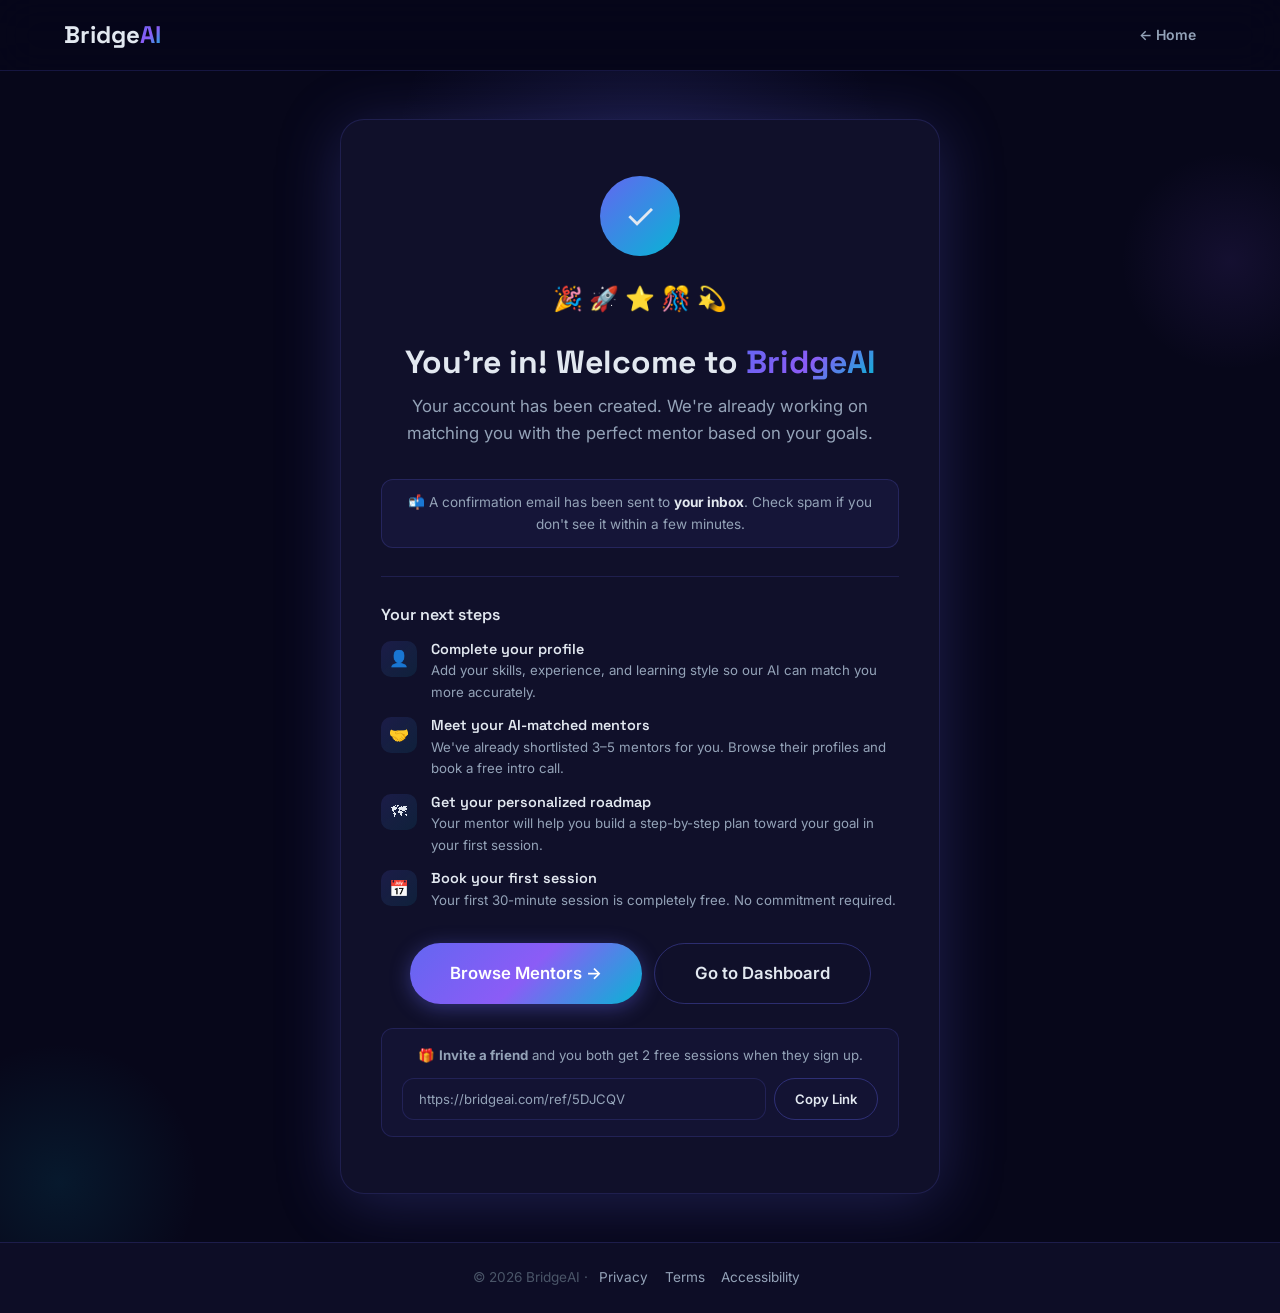
<file: thankyou.html>
<!DOCTYPE html>
<html lang="en">
<head>
  <meta charset="UTF-8" />
  <meta name="viewport" content="width=device-width, initial-scale=1.0" />
  <title>Welcome to BridgeAI!</title>
  <meta name="description" content="Thank you for joining BridgeAI. You're one step closer to your goals." />
  <link rel="stylesheet" href="styles.css" />
  <style>
    body { display: flex; flex-direction: column; min-height: 100vh; }
    main { flex: 1; display: flex; align-items: center; justify-content: center; padding: 3rem 1.5rem; position: relative; overflow: hidden; }
    .orb-1 { position: absolute; width: 500px; height: 500px; top: -150px; left: 50%; transform: translateX(-50%); background: radial-gradient(circle, rgba(99,102,241,.15), transparent 70%); border-radius: 50%; pointer-events: none; }
    .orb-2 { position: absolute; width: 280px; height: 280px; bottom: -80px; left: -80px; background: radial-gradient(circle, rgba(6,182,212,.1), transparent 70%); border-radius: 50%; pointer-events: none; }
    .orb-3 { position: absolute; width: 220px; height: 220px; top: 80px; right: -60px; background: radial-gradient(circle, rgba(139,92,246,.1), transparent 70%); border-radius: 50%; pointer-events: none; }

    .ty-card {
      position: relative; z-index: 1;
      background: var(--card); border: 1px solid var(--border);
      border-radius: 24px; padding: 3.5rem 2.5rem;
      max-width: 600px; width: 100%; text-align: center;
      box-shadow: var(--shadow-lg);
    }
    .success-icon {
      width: 80px; height: 80px; border-radius: 50%;
      background: linear-gradient(135deg, var(--indigo), var(--cyan));
      display: flex; align-items: center; justify-content: center;
      font-size: 2.25rem; margin: 0 auto 1.5rem;
      animation: pop .5s cubic-bezier(.34,1.56,.64,1);
    }
    @keyframes pop {
      from { transform: scale(0); opacity: 0; }
      to   { transform: scale(1); opacity: 1; }
    }
    .confetti-row { display: flex; justify-content: center; gap: .4rem; margin-bottom: 1.5rem; font-size: 1.5rem; animation: fadeIn .6s .3s both; }
    @keyframes fadeIn { from { opacity:0; transform:translateY(8px); } to { opacity:1; transform:translateY(0); } }

    .ty-card h1 { font-size: 2rem; margin-bottom: .75rem; animation: fadeIn .5s .2s both; }
    .ty-card > p { font-size: 1.05rem; margin-bottom: 2rem; animation: fadeIn .5s .3s both; }

    .next-steps { text-align: left; border-top: 1px solid var(--border); padding-top: 1.75rem; margin-top: 1.75rem; animation: fadeIn .5s .4s both; }
    .next-steps h2 { font-size: 1rem; font-weight: 600; margin-bottom: 1rem; }
    .step-list { display: flex; flex-direction: column; gap: .9rem; }
    .step-item { display: flex; align-items: flex-start; gap: .9rem; }
    .step-icon { width: 36px; height: 36px; min-width: 36px; border-radius: 10px; background: linear-gradient(135deg, rgba(99,102,241,.15), rgba(6,182,212,.1)); display: flex; align-items: center; justify-content: center; font-size: 1rem; }
    .step-item h3 { font-size: .9rem; margin-bottom: .15rem; }
    .step-item p { font-size: .83rem; margin: 0; }

    .ty-actions { display: flex; flex-wrap: wrap; gap: .75rem; justify-content: center; margin-top: 2rem; animation: fadeIn .5s .5s both; }

    .referral-box { background: var(--bg3); border: 1px solid var(--border); border-radius: var(--radius); padding: 1rem 1.25rem; margin-top: 1.5rem; animation: fadeIn .5s .6s both; }
    .referral-box p { font-size: .83rem; margin-bottom: .75rem; }
    .referral-link { display: flex; gap: .5rem; }
    .referral-link input { flex: 1; font-size: .82rem; color: var(--muted); cursor: text; }
    .referral-link button { white-space: nowrap; font-size: .82rem; }

    .email-confirm { background: rgba(99,102,241,.07); border: 1px solid rgba(99,102,241,.2); border-radius: var(--radius); padding: .75rem 1rem; font-size: .85rem; color: var(--muted); margin-top: 1rem; animation: fadeIn .5s .45s both; }
    .email-confirm strong { color: var(--text); }
  </style>
</head>
<body>
  <nav role="navigation" aria-label="Main navigation">
    <div class="nav-inner">
      <a href="index.html" class="nav-logo" aria-label="BridgeAI home">Bridge<span>AI</span></a>
      <div class="nav-cta">
        <a href="index.html" class="btn btn-ghost btn-sm">← Home</a>
      </div>
    </div>
  </nav>

  <main role="main">
    <div class="orb-1" aria-hidden="true"></div>
    <div class="orb-2" aria-hidden="true"></div>
    <div class="orb-3" aria-hidden="true"></div>

    <div class="ty-card">
      <div class="success-icon" aria-hidden="true">✓</div>
      <div class="confetti-row" aria-hidden="true">🎉 🚀 ⭐ 🎊 💫</div>

      <h1>You're in! Welcome to <span class="gradient-text">BridgeAI</span></h1>
      <p>Your account has been created. We're already working on matching you with the perfect mentor based on your goals.</p>

      <div class="email-confirm" role="status" aria-live="polite">
        📬 A confirmation email has been sent to <strong id="user-email">your inbox</strong>. Check spam if you don't see it within a few minutes.
      </div>

      <div class="next-steps" aria-labelledby="next-steps-heading">
        <h2 id="next-steps-heading">Your next steps</h2>
        <div class="step-list" role="list">
          <div class="step-item" role="listitem">
            <div class="step-icon">👤</div>
            <div>
              <h3>Complete your profile</h3>
              <p>Add your skills, experience, and learning style so our AI can match you more accurately.</p>
            </div>
          </div>
          <div class="step-item" role="listitem">
            <div class="step-icon">🤝</div>
            <div>
              <h3>Meet your AI-matched mentors</h3>
              <p>We've already shortlisted 3–5 mentors for you. Browse their profiles and book a free intro call.</p>
            </div>
          </div>
          <div class="step-item" role="listitem">
            <div class="step-icon">🗺</div>
            <div>
              <h3>Get your personalized roadmap</h3>
              <p>Your mentor will help you build a step-by-step plan toward your goal in your first session.</p>
            </div>
          </div>
          <div class="step-item" role="listitem">
            <div class="step-icon">📅</div>
            <div>
              <h3>Book your first session</h3>
              <p>Your first 30-minute session is completely free. No commitment required.</p>
            </div>
          </div>
        </div>
      </div>

      <div class="ty-actions">
        <a href="index.html#mentors" class="btn btn-primary btn-lg">Browse Mentors →</a>
        <a href="index.html" class="btn btn-outline btn-lg">Go to Dashboard</a>
      </div>

      <div class="referral-box">
        <p>🎁 <strong>Invite a friend</strong> and you both get 2 free sessions when they sign up.</p>
        <div class="referral-link">
          <input type="text" id="ref-link" value="https://bridgeai.com/ref/YOU" readonly aria-label="Your referral link" />
          <button class="btn btn-outline btn-sm" onclick="copyRef()" id="copy-btn">Copy Link</button>
        </div>
      </div>
    </div>
  </main>

  <footer role="contentinfo" style="text-align:center;padding:1.5rem;border-top:1px solid var(--border);">
    <p style="font-size:.85rem;color:var(--faint);">
      &copy; 2026 BridgeAI &middot;
      <a href="privacy.html" style="color:var(--muted);text-decoration:none;margin:0 .4rem;">Privacy</a>
      <a href="terms.html" style="color:var(--muted);text-decoration:none;margin:0 .4rem;">Terms</a>
      <a href="accessibility.html" style="color:var(--muted);text-decoration:none;margin:0 .4rem;">Accessibility</a>
    </p>
  </footer>

  <script>
    // Prefill email if passed via URL param
    const params = new URLSearchParams(window.location.search);
    if (params.get('email')) {
      document.getElementById('user-email').textContent = params.get('email');
    }
    // Set referral link
    const uid = Math.random().toString(36).slice(2,8).toUpperCase();
    document.getElementById('ref-link').value = `https://bridgeai.com/ref/${uid}`;

    function copyRef() {
      const inp = document.getElementById('ref-link');
      inp.select();
      try {
        navigator.clipboard.writeText(inp.value);
      } catch {
        document.execCommand('copy');
      }
      const btn = document.getElementById('copy-btn');
      btn.textContent = '✓ Copied!';
      setTimeout(() => btn.textContent = 'Copy Link', 2000);
    }
  </script>
</body>
</html>
</file>
<file: styles.css>
/* BridgeAI — shared styles */
@import url('https://fonts.googleapis.com/css2?family=Inter:wght@300;400;500;600;700;800&family=Space+Grotesk:wght@400;500;600;700&display=swap');

*, *::before, *::after { box-sizing: border-box; margin: 0; padding: 0; }

:root {
  --bg:        #07071a;
  --bg2:       #0d0d26;
  --bg3:       #131333;
  --card:      #10102a;
  --card2:     #181840;
  --border:    rgba(99,102,241,.18);
  --border2:   rgba(99,102,241,.35);
  --indigo:    #6366f1;
  --violet:    #8b5cf6;
  --cyan:      #06b6d4;
  --pink:      #ec4899;
  --text:      #e2e8f0;
  --muted:     #94a3b8;
  --faint:     #4a5568;
  --grad:      linear-gradient(135deg, #6366f1, #8b5cf6, #06b6d4);
  --grad2:     linear-gradient(135deg, #06b6d4, #6366f1);
  --shadow:    0 4px 32px rgba(99,102,241,.15);
  --shadow-lg: 0 8px 64px rgba(99,102,241,.25);
  --radius:    12px;
  --radius-lg: 20px;
}

html { scroll-behavior: smooth; }

body {
  font-family: 'Inter', system-ui, sans-serif;
  background: var(--bg);
  color: var(--text);
  line-height: 1.6;
  min-height: 100vh;
}

/* ── Typography ── */
h1,h2,h3,h4,h5 { font-family: 'Space Grotesk', sans-serif; line-height: 1.2; }
h1 { font-size: clamp(2rem,5vw,3.5rem); font-weight: 700; }
h2 { font-size: clamp(1.5rem,3.5vw,2.5rem); font-weight: 700; }
h3 { font-size: 1.25rem; font-weight: 600; }
p  { color: var(--muted); }

.gradient-text {
  background: var(--grad);
  -webkit-background-clip: text;
  -webkit-text-fill-color: transparent;
  background-clip: text;
}

/* ── Buttons ── */
.btn {
  display: inline-flex; align-items: center; justify-content: center; gap: .5rem;
  padding: .75rem 1.75rem; border-radius: 50px; font-size: .95rem;
  font-weight: 600; text-decoration: none; cursor: pointer; transition: all .2s;
  border: none; font-family: inherit;
}
.btn-primary {
  background: var(--grad); color: #fff;
  box-shadow: 0 4px 20px rgba(99,102,241,.4);
}
.btn-primary:hover { transform: translateY(-2px); box-shadow: 0 6px 28px rgba(99,102,241,.55); }
.btn-outline {
  background: transparent; color: var(--text);
  border: 1.5px solid var(--border2);
}
.btn-outline:hover { border-color: var(--indigo); color: #fff; background: rgba(99,102,241,.08); }
.btn-ghost { background: transparent; color: var(--muted); }
.btn-ghost:hover { color: var(--text); }
.btn-sm { padding: .5rem 1.25rem; font-size: .875rem; }
.btn-lg { padding: 1rem 2.5rem; font-size: 1.05rem; }

/* ── Nav ── */
nav {
  position: sticky; top: 0; z-index: 100;
  background: rgba(7,7,26,.85); backdrop-filter: blur(20px);
  border-bottom: 1px solid var(--border);
  padding: 1rem 0;
}
.nav-inner {
  max-width: 1200px; margin: 0 auto; padding: 0 1.5rem;
  display: flex; align-items: center; justify-content: space-between; gap: 1.5rem;
}
.nav-logo {
  font-family: 'Space Grotesk', sans-serif; font-size: 1.5rem; font-weight: 700;
  text-decoration: none; color: var(--text);
}
.nav-logo span { background: var(--grad); -webkit-background-clip: text; -webkit-text-fill-color: transparent; background-clip: text; }
.nav-links { display: flex; align-items: center; gap: .25rem; list-style: none; }
.nav-links a { padding: .5rem .875rem; border-radius: 8px; text-decoration: none; color: var(--muted); font-size: .9rem; font-weight: 500; transition: all .15s; }
.nav-links a:hover { color: var(--text); background: var(--card2); }
.nav-cta { display: flex; align-items: center; gap: .75rem; }
.hamburger { display: none; flex-direction: column; gap: 5px; cursor: pointer; padding: .25rem; }
.hamburger span { display: block; width: 22px; height: 2px; background: var(--text); border-radius: 2px; transition: all .2s; }

/* ── Sections ── */
section { padding: 5rem 1.5rem; }
.container { max-width: 1200px; margin: 0 auto; }
.section-label {
  display: inline-block; background: rgba(99,102,241,.12); border: 1px solid var(--border2);
  color: var(--indigo); padding: .35rem .9rem; border-radius: 50px;
  font-size: .8rem; font-weight: 600; letter-spacing: .08em; text-transform: uppercase;
  margin-bottom: 1rem;
}
.section-title { margin-bottom: .75rem; }
.section-sub { color: var(--muted); font-size: 1.05rem; max-width: 520px; margin-bottom: 3rem; }

/* ── Cards ── */
.card {
  background: var(--card); border: 1px solid var(--border);
  border-radius: var(--radius-lg); padding: 1.75rem; transition: all .25s;
}
.card:hover { border-color: var(--border2); box-shadow: var(--shadow); transform: translateY(-3px); }
.card-icon {
  width: 48px; height: 48px; border-radius: 12px;
  background: linear-gradient(135deg, rgba(99,102,241,.2), rgba(6,182,212,.2));
  display: flex; align-items: center; justify-content: center;
  font-size: 1.5rem; margin-bottom: 1rem;
}

/* ── Grid ── */
.grid-2 { display: grid; grid-template-columns: repeat(auto-fit, minmax(280px, 1fr)); gap: 1.5rem; }
.grid-3 { display: grid; grid-template-columns: repeat(auto-fit, minmax(240px, 1fr)); gap: 1.5rem; }
.grid-4 { display: grid; grid-template-columns: repeat(auto-fit, minmax(200px, 1fr)); gap: 1.5rem; }

/* ── Forms ── */
.form-group { margin-bottom: 1.25rem; }
label { display: block; font-size: .875rem; font-weight: 500; color: var(--text); margin-bottom: .5rem; }
input, select, textarea {
  width: 100%; padding: .75rem 1rem; background: var(--bg3);
  border: 1px solid var(--border); border-radius: var(--radius);
  color: var(--text); font-size: .95rem; font-family: inherit;
  transition: border-color .2s, box-shadow .2s; outline: none;
}
input:focus, select:focus, textarea:focus {
  border-color: var(--indigo); box-shadow: 0 0 0 3px rgba(99,102,241,.15);
}
input::placeholder, textarea::placeholder { color: var(--faint); }
select option { background: var(--bg3); }
.form-hint { font-size: .8rem; color: var(--muted); margin-top: .35rem; }
.form-error { font-size: .8rem; color: #f87171; margin-top: .35rem; display: none; }
.input-wrap { position: relative; }
.input-icon { position: absolute; left: .9rem; top: 50%; transform: translateY(-50%); color: var(--faint); font-size: 1rem; pointer-events: none; }
.input-icon ~ input { padding-left: 2.6rem; }

/* ── Glow orbs ── */
.orb {
  position: absolute; border-radius: 50%; filter: blur(80px);
  pointer-events: none; z-index: 0;
}
.orb-purple { background: rgba(99,102,241,.18); }
.orb-cyan   { background: rgba(6,182,212,.12); }
.orb-pink   { background: rgba(236,72,153,.1); }

/* ── Divider ── */
.divider { height: 1px; background: var(--border); margin: 1.5rem 0; }

/* ── Badges ── */
.badge {
  display: inline-flex; align-items: center; gap: .3rem;
  padding: .25rem .7rem; border-radius: 50px; font-size: .78rem; font-weight: 600;
}
.badge-indigo { background: rgba(99,102,241,.15); color: var(--indigo); border: 1px solid rgba(99,102,241,.25); }
.badge-cyan   { background: rgba(6,182,212,.12);  color: var(--cyan);   border: 1px solid rgba(6,182,212,.2);  }
.badge-green  { background: rgba(34,197,94,.12);  color: #22c55e;       border: 1px solid rgba(34,197,94,.2);   }

/* ── Footer ── */
footer {
  background: var(--bg2); border-top: 1px solid var(--border);
  padding: 3rem 1.5rem 1.5rem;
}
.footer-inner { max-width: 1200px; margin: 0 auto; }
.footer-grid { display: grid; grid-template-columns: 2fr repeat(3, 1fr); gap: 2.5rem; margin-bottom: 2.5rem; }
.footer-brand p { color: var(--muted); font-size: .9rem; margin-top: .5rem; max-width: 260px; }
.footer-col h4 { font-size: .875rem; font-weight: 600; color: var(--text); margin-bottom: 1rem; }
.footer-col ul { list-style: none; }
.footer-col li { margin-bottom: .6rem; }
.footer-col a { color: var(--muted); text-decoration: none; font-size: .875rem; transition: color .15s; }
.footer-col a:hover { color: var(--text); }
.footer-bottom { display: flex; align-items: center; justify-content: space-between; gap: 1rem; padding-top: 1.5rem; border-top: 1px solid var(--border); flex-wrap: wrap; }
.footer-bottom p { color: var(--faint); font-size: .825rem; }
.social-links { display: flex; gap: .75rem; }
.social-link { width: 36px; height: 36px; border-radius: 50%; background: var(--card); border: 1px solid var(--border); display: flex; align-items: center; justify-content: center; color: var(--muted); text-decoration: none; font-size: .9rem; transition: all .15s; }
.social-link:hover { border-color: var(--indigo); color: var(--indigo); }

/* ── Legal pages ── */
.legal-page { max-width: 800px; margin: 4rem auto; padding: 0 1.5rem; }
.legal-page h1 { font-size: 2rem; margin-bottom: .5rem; }
.legal-page .meta { color: var(--muted); font-size: .875rem; margin-bottom: 3rem; }
.legal-page h2 { font-size: 1.15rem; margin: 2.5rem 0 .75rem; color: var(--text); }
.legal-page p, .legal-page li { color: var(--muted); font-size: .95rem; margin-bottom: .75rem; line-height: 1.75; }
.legal-page ul, .legal-page ol { padding-left: 1.5rem; margin-bottom: 1rem; }
.legal-page li { margin-bottom: .5rem; }
.legal-page a { color: var(--indigo); text-decoration: none; }
.legal-page a:hover { text-decoration: underline; }

/* ── Utility ── */
.text-center { text-align: center; }
.text-muted { color: var(--muted); }
.mt-1 { margin-top: .5rem; }
.mt-2 { margin-top: 1rem; }
.mt-3 { margin-top: 1.5rem; }
.mt-4 { margin-top: 2rem; }
.mb-1 { margin-bottom: .5rem; }
.mb-2 { margin-bottom: 1rem; }
.mb-3 { margin-bottom: 1.5rem; }
.flex { display: flex; align-items: center; }
.gap-1 { gap: .5rem; } .gap-2 { gap: 1rem; } .gap-3 { gap: 1.5rem; }
.sr-only { position: absolute; width: 1px; height: 1px; overflow: hidden; clip: rect(0,0,0,0); white-space: nowrap; }
.visually-hidden { position: absolute; clip: rect(0 0 0 0); clip-path: inset(50%); width: 1px; height: 1px; overflow: hidden; white-space: nowrap; }

/* ── Checkbox / radio ── */
.check-group { display: flex; align-items: flex-start; gap: .75rem; }
.check-group input[type=checkbox], .check-group input[type=radio] {
  width: 18px; height: 18px; min-width: 18px; margin-top: 2px;
  accent-color: var(--indigo); cursor: pointer;
}
.check-group label { font-size: .9rem; cursor: pointer; color: var(--muted); }
.check-group label a { color: var(--indigo); }

/* ── Progress bar ── */
.progress-bar { height: 4px; background: var(--bg3); border-radius: 4px; overflow: hidden; }
.progress-fill { height: 100%; background: var(--grad); border-radius: 4px; transition: width .4s ease; }

/* ── Alert ── */
.alert {
  padding: 1rem 1.25rem; border-radius: var(--radius);
  display: flex; align-items: flex-start; gap: .75rem; margin-bottom: 1.25rem;
}
.alert-info { background: rgba(99,102,241,.1); border: 1px solid rgba(99,102,241,.25); }
.alert-success { background: rgba(34,197,94,.08); border: 1px solid rgba(34,197,94,.2); color: #22c55e; }

/* ── Responsive ── */
@media (max-width: 768px) {
  .nav-links, .nav-cta .btn:not(.btn-primary) { display: none; }
  .hamburger { display: flex; }
  .footer-grid { grid-template-columns: 1fr 1fr; }
  .footer-grid > :first-child { grid-column: 1/-1; }
}
@media (max-width: 480px) {
  section { padding: 3rem 1rem; }
  .footer-grid { grid-template-columns: 1fr; }
  .footer-bottom { flex-direction: column; text-align: center; }
}

/* ── Quiz specific ── */
.quiz-step { display: none; }
.quiz-step.active { display: block; }
.quiz-option {
  display: flex; align-items: flex-start; gap: 1rem;
  padding: 1rem 1.25rem; border-radius: var(--radius); cursor: pointer;
  border: 1.5px solid var(--border); background: var(--bg3); margin-bottom: .75rem;
  transition: all .2s; user-select: none;
}
.quiz-option:hover { border-color: var(--border2); background: var(--card2); }
.quiz-option.selected { border-color: var(--indigo); background: rgba(99,102,241,.1); }
.quiz-option input[type=radio] { margin-top: 3px; accent-color: var(--indigo); }
.quiz-option .opt-label { font-size: .95rem; color: var(--text); }
.quiz-option .opt-desc { font-size: .82rem; color: var(--muted); margin-top: .2rem; }
.score-ring {
  width: 120px; height: 120px; border-radius: 50%;
  background: conic-gradient(var(--indigo) var(--pct, 0%), var(--bg3) 0%);
  display: flex; align-items: center; justify-content: center; position: relative; margin: 0 auto 1.5rem;
}
.score-ring::after { content: ''; position: absolute; width: 88px; height: 88px; border-radius: 50%; background: var(--card); }
.score-value { position: relative; z-index: 1; font-size: 1.5rem; font-weight: 700; font-family: 'Space Grotesk', sans-serif; }
</file>
